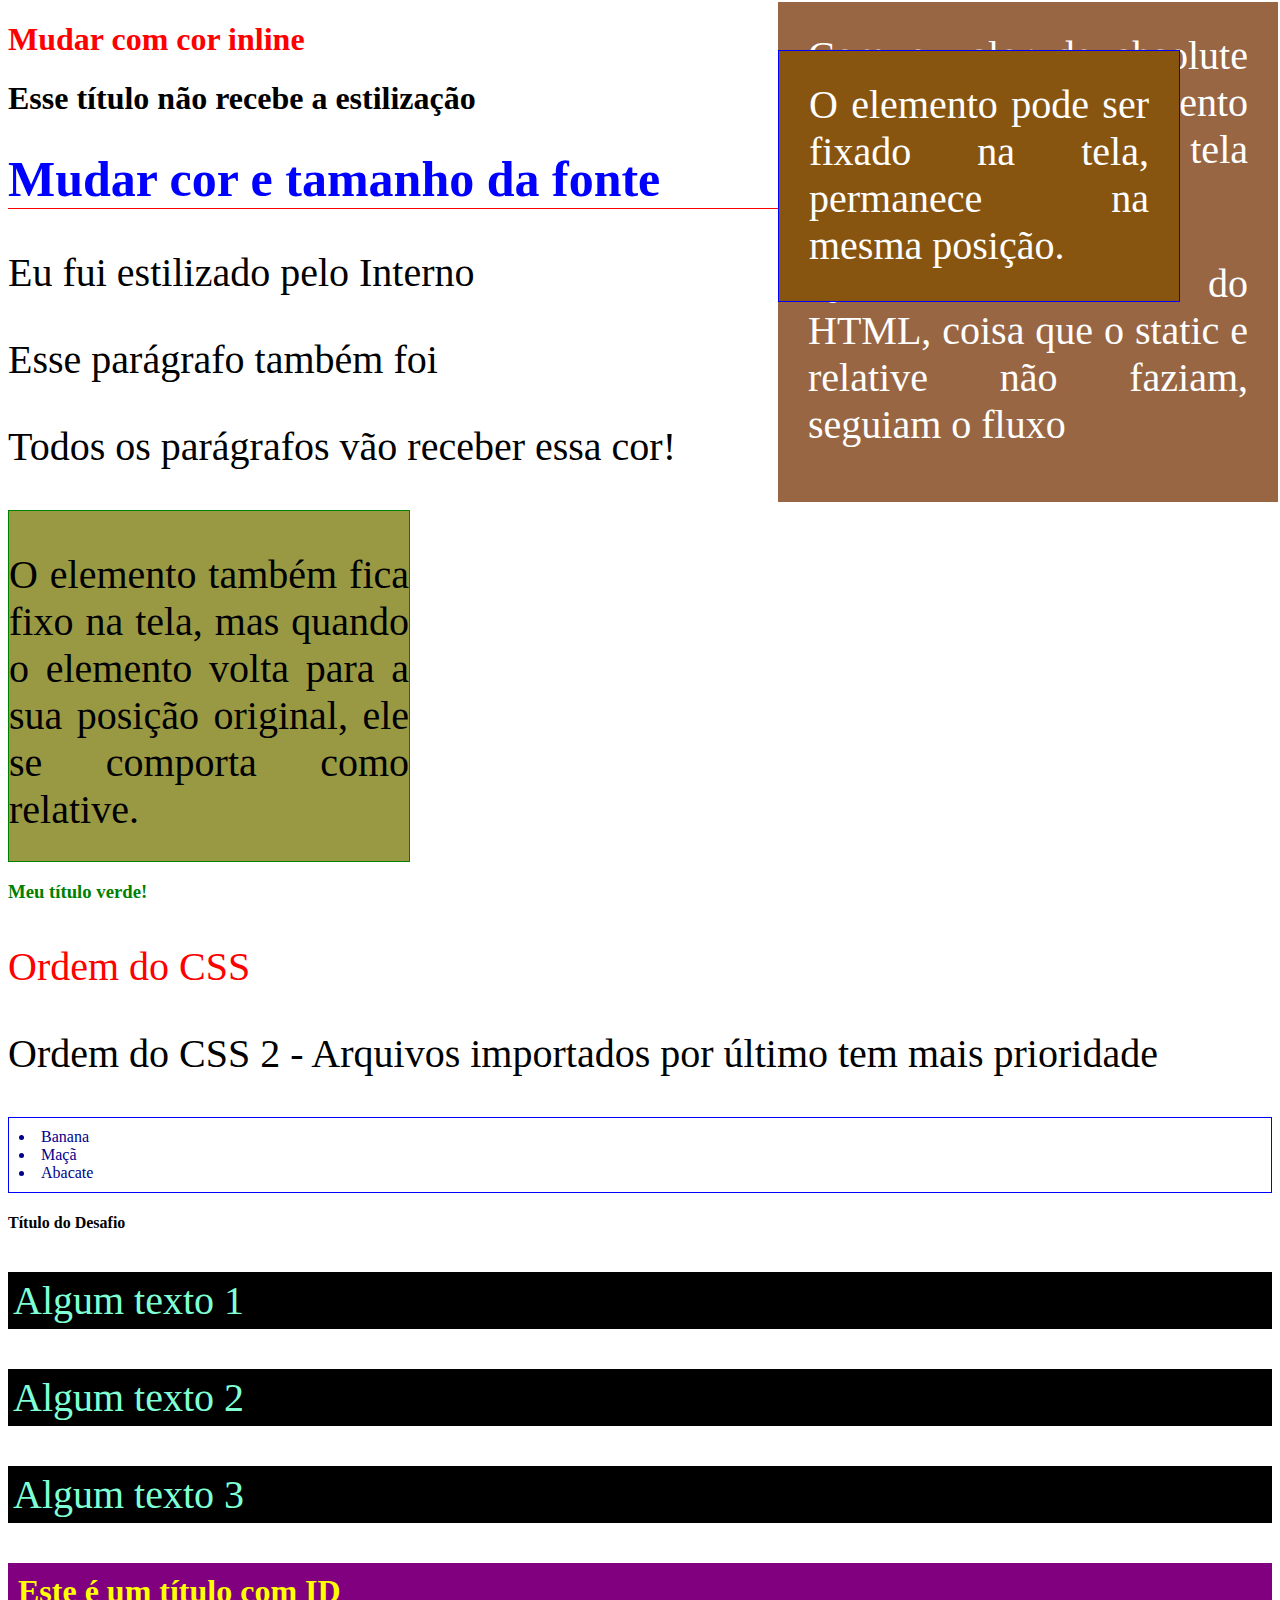
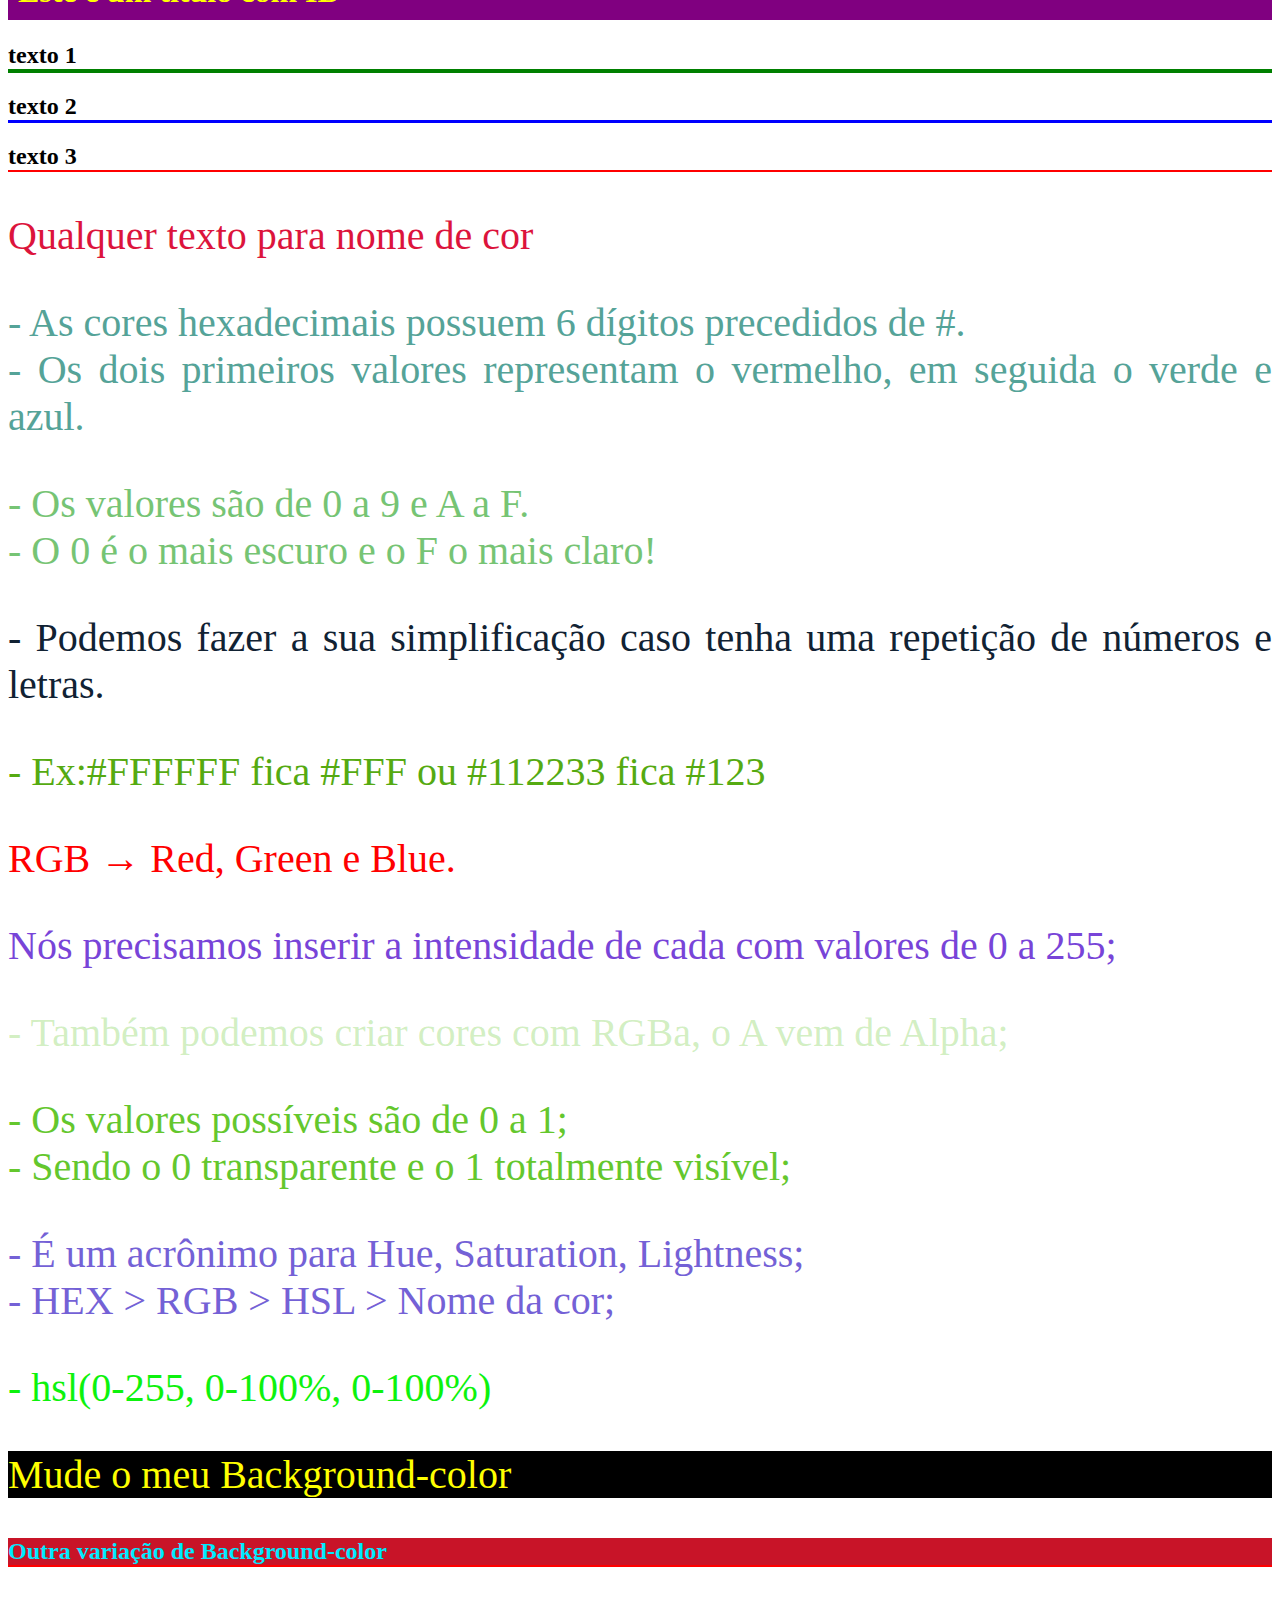
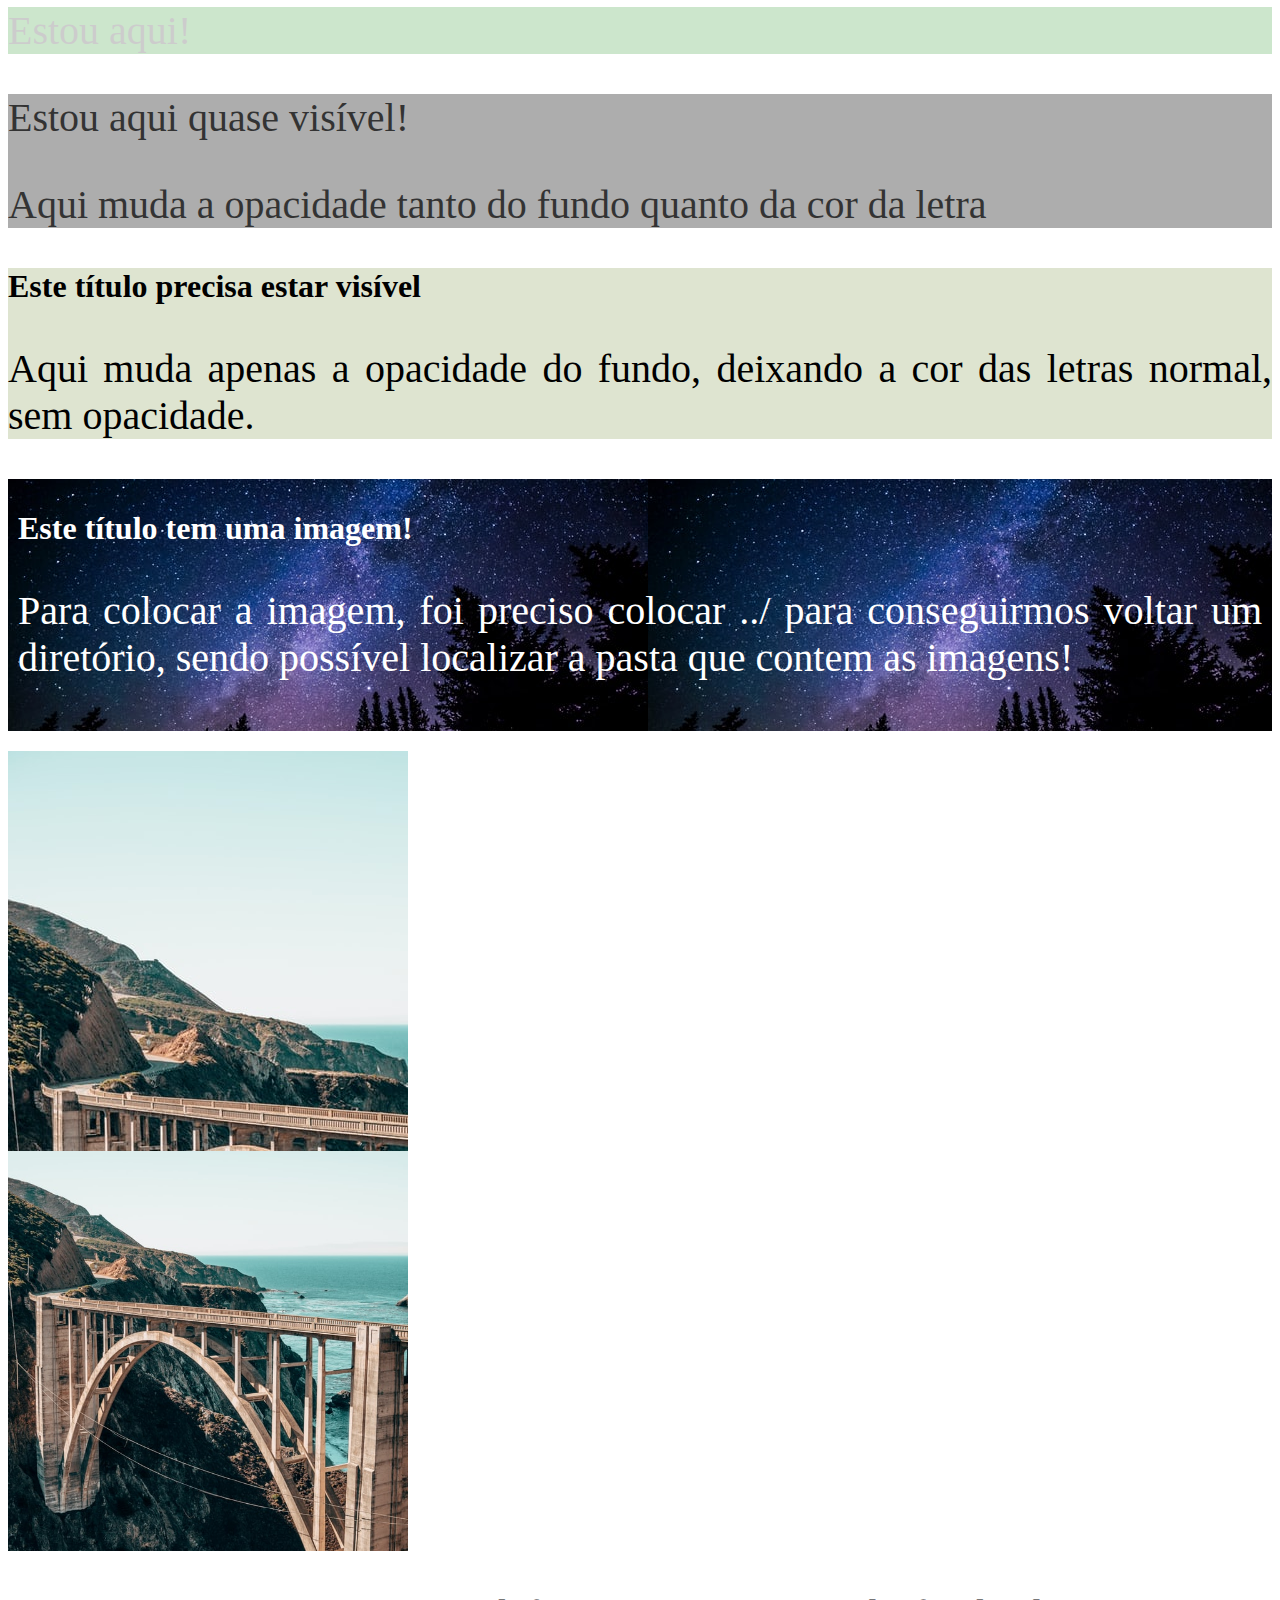
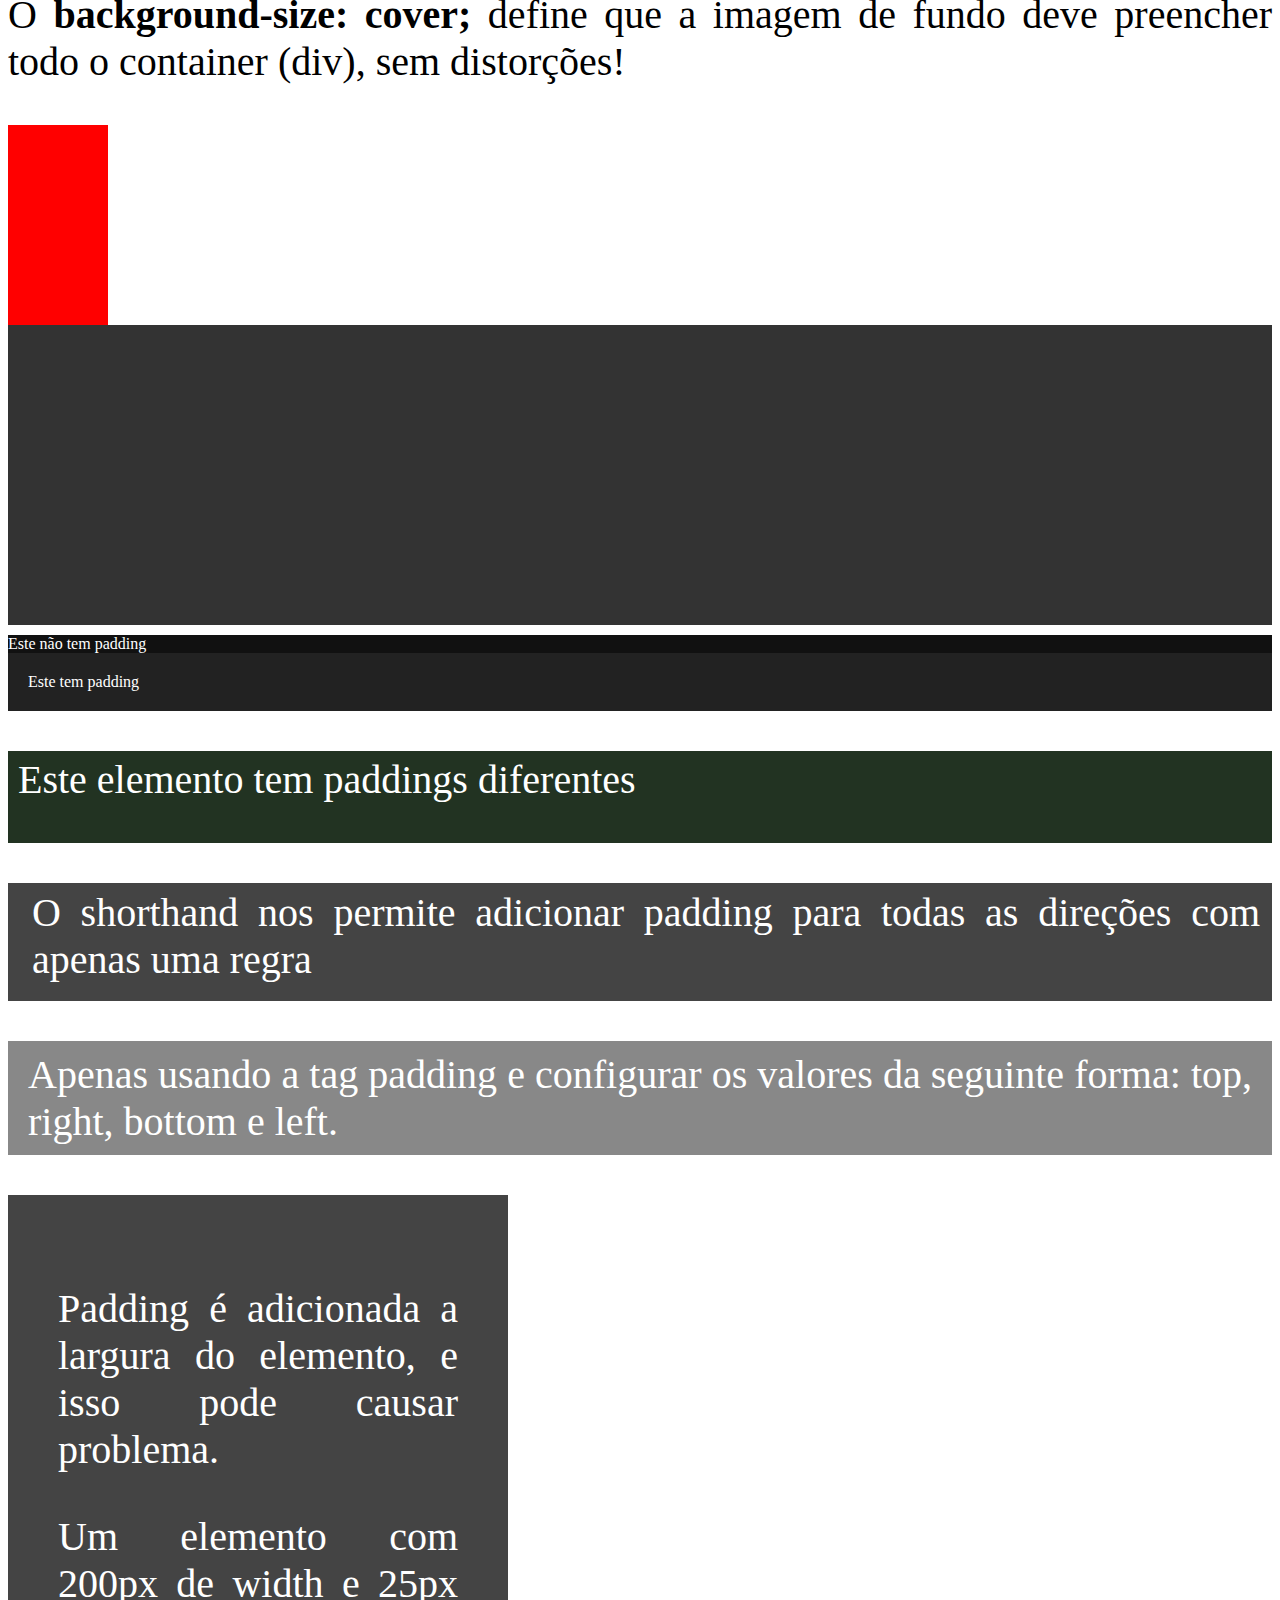
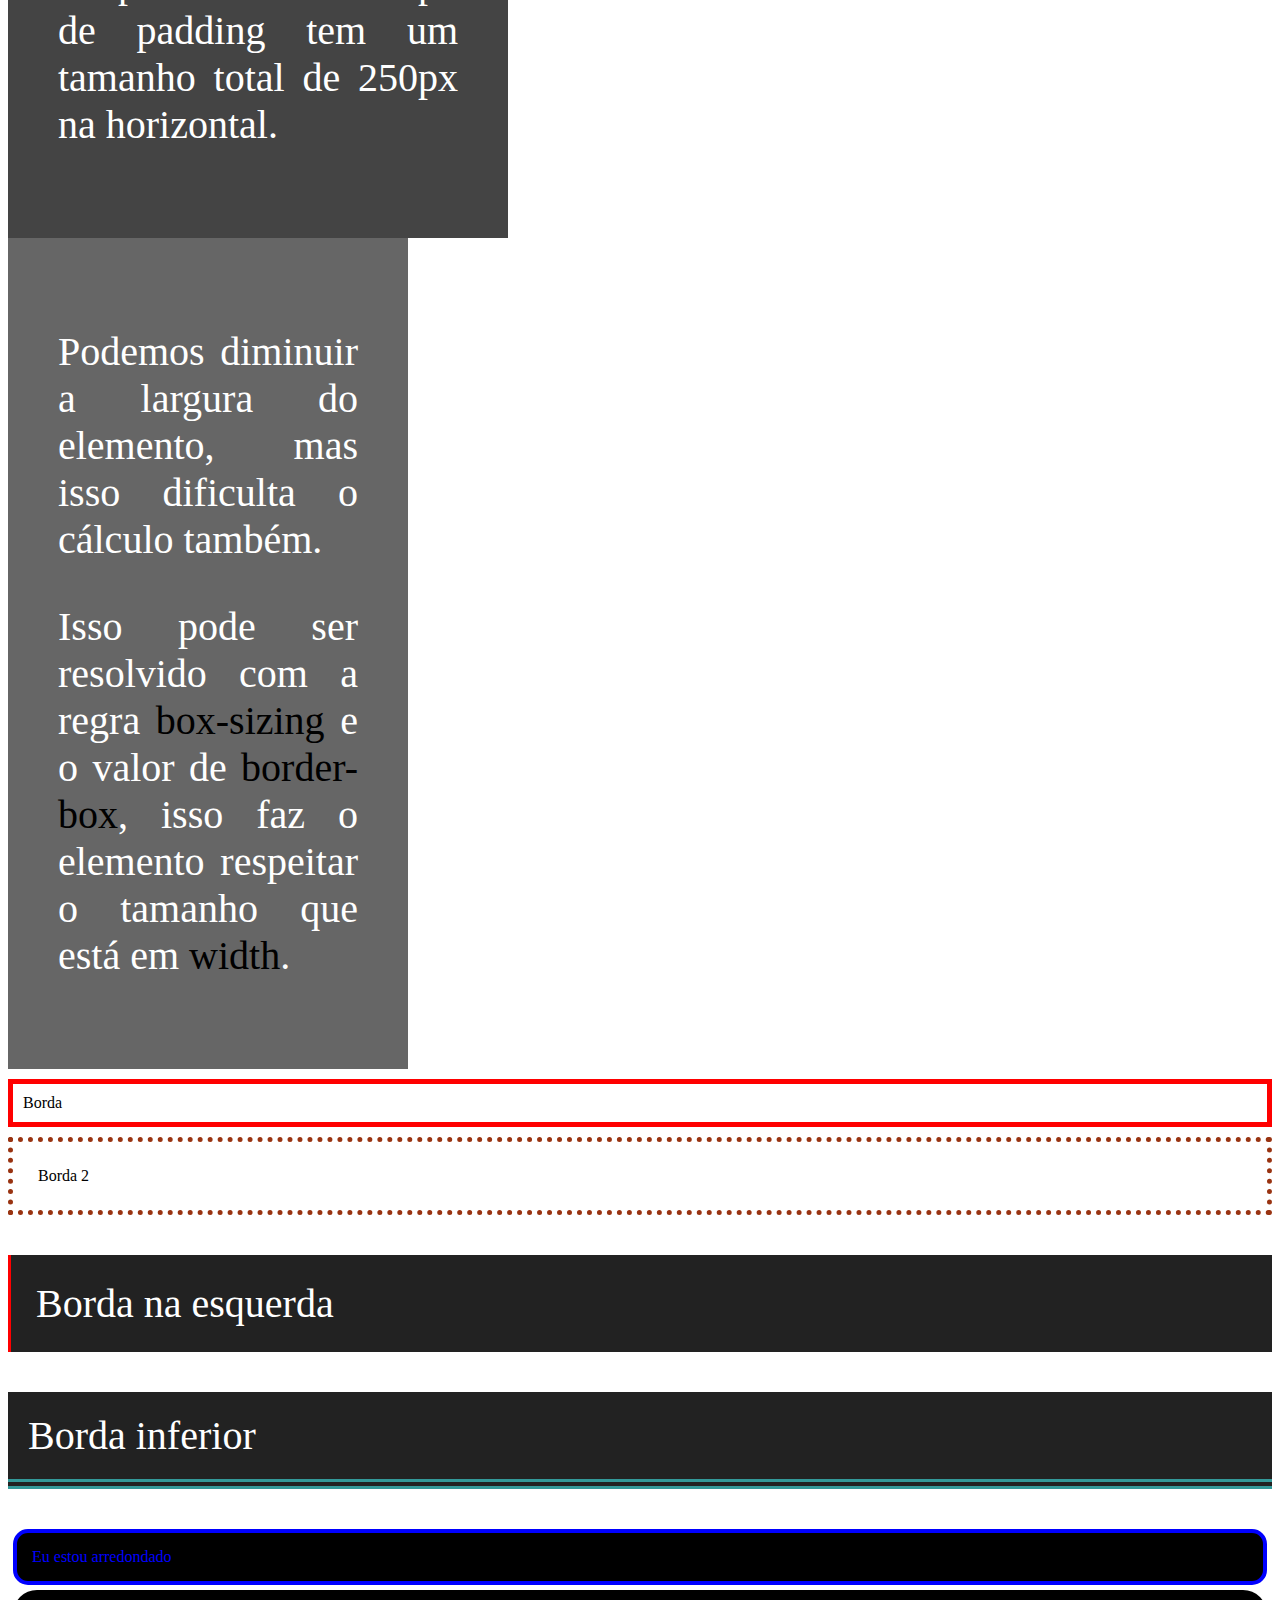
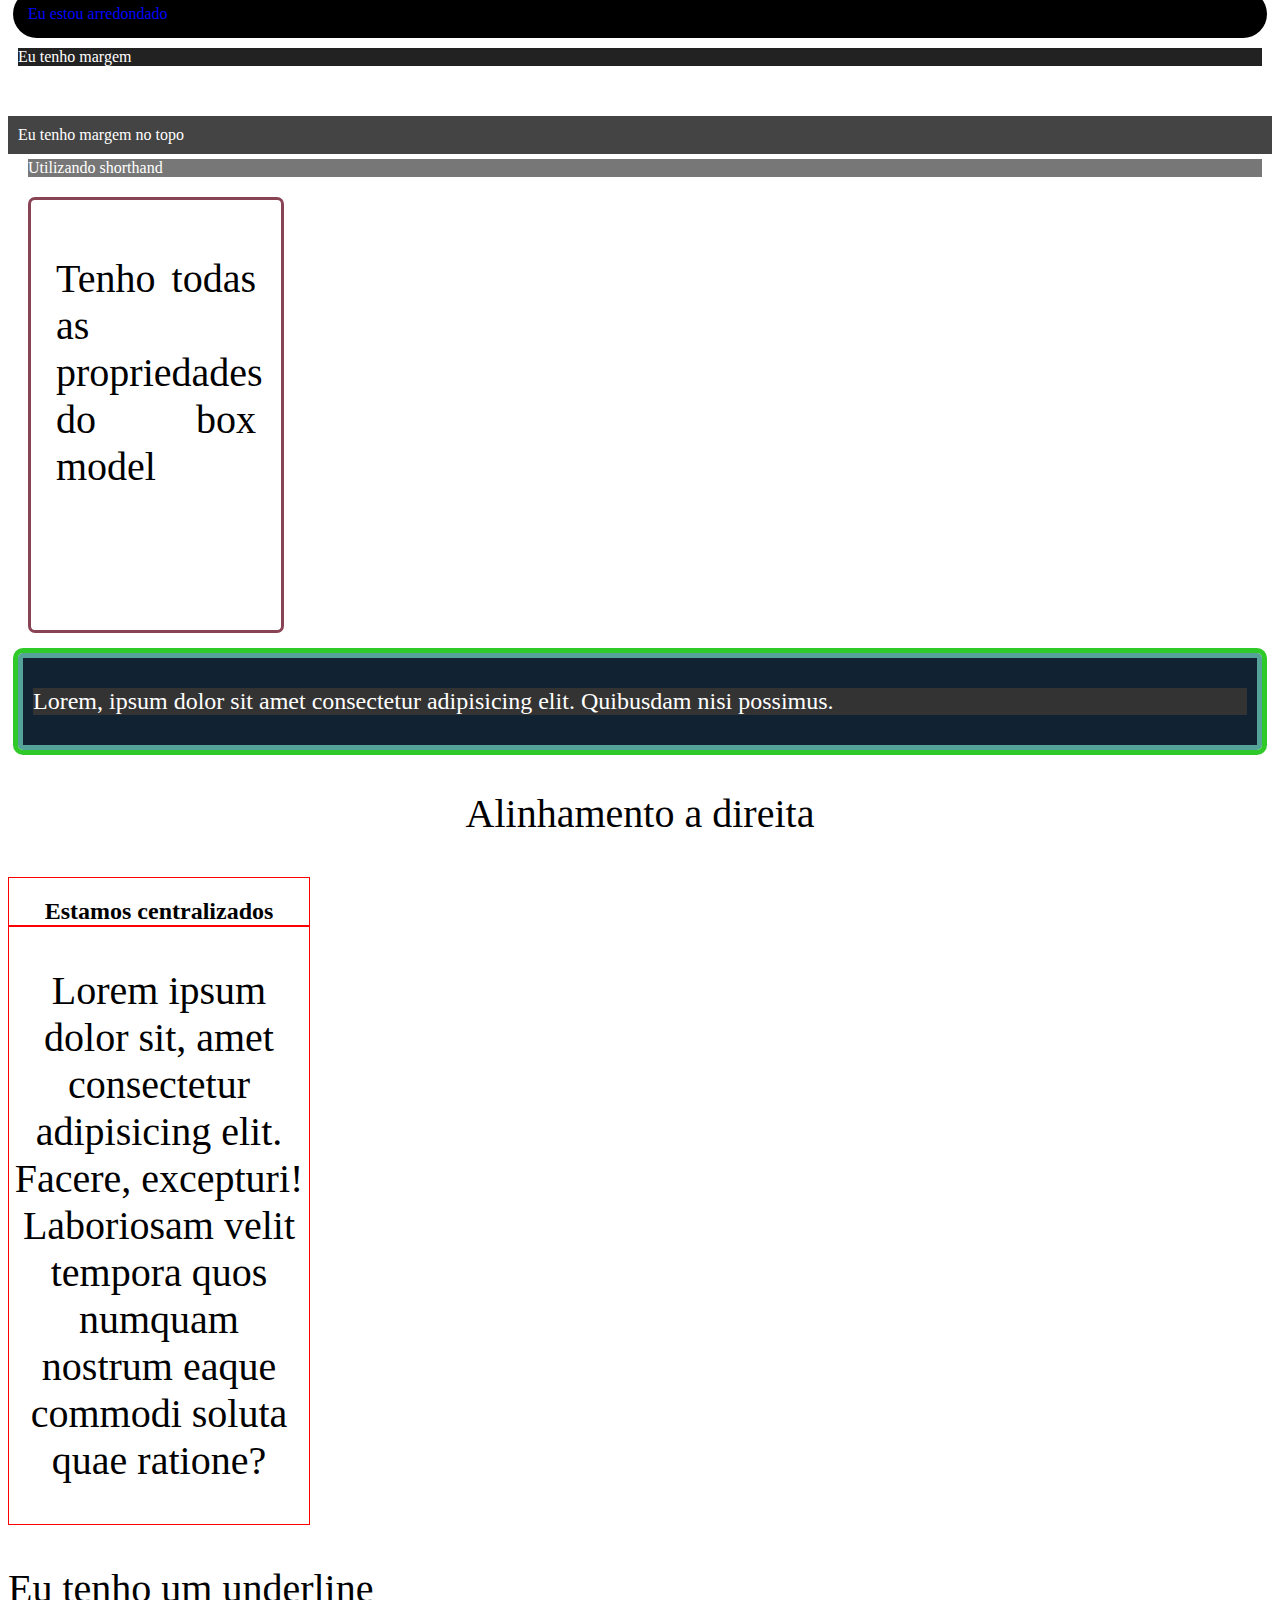
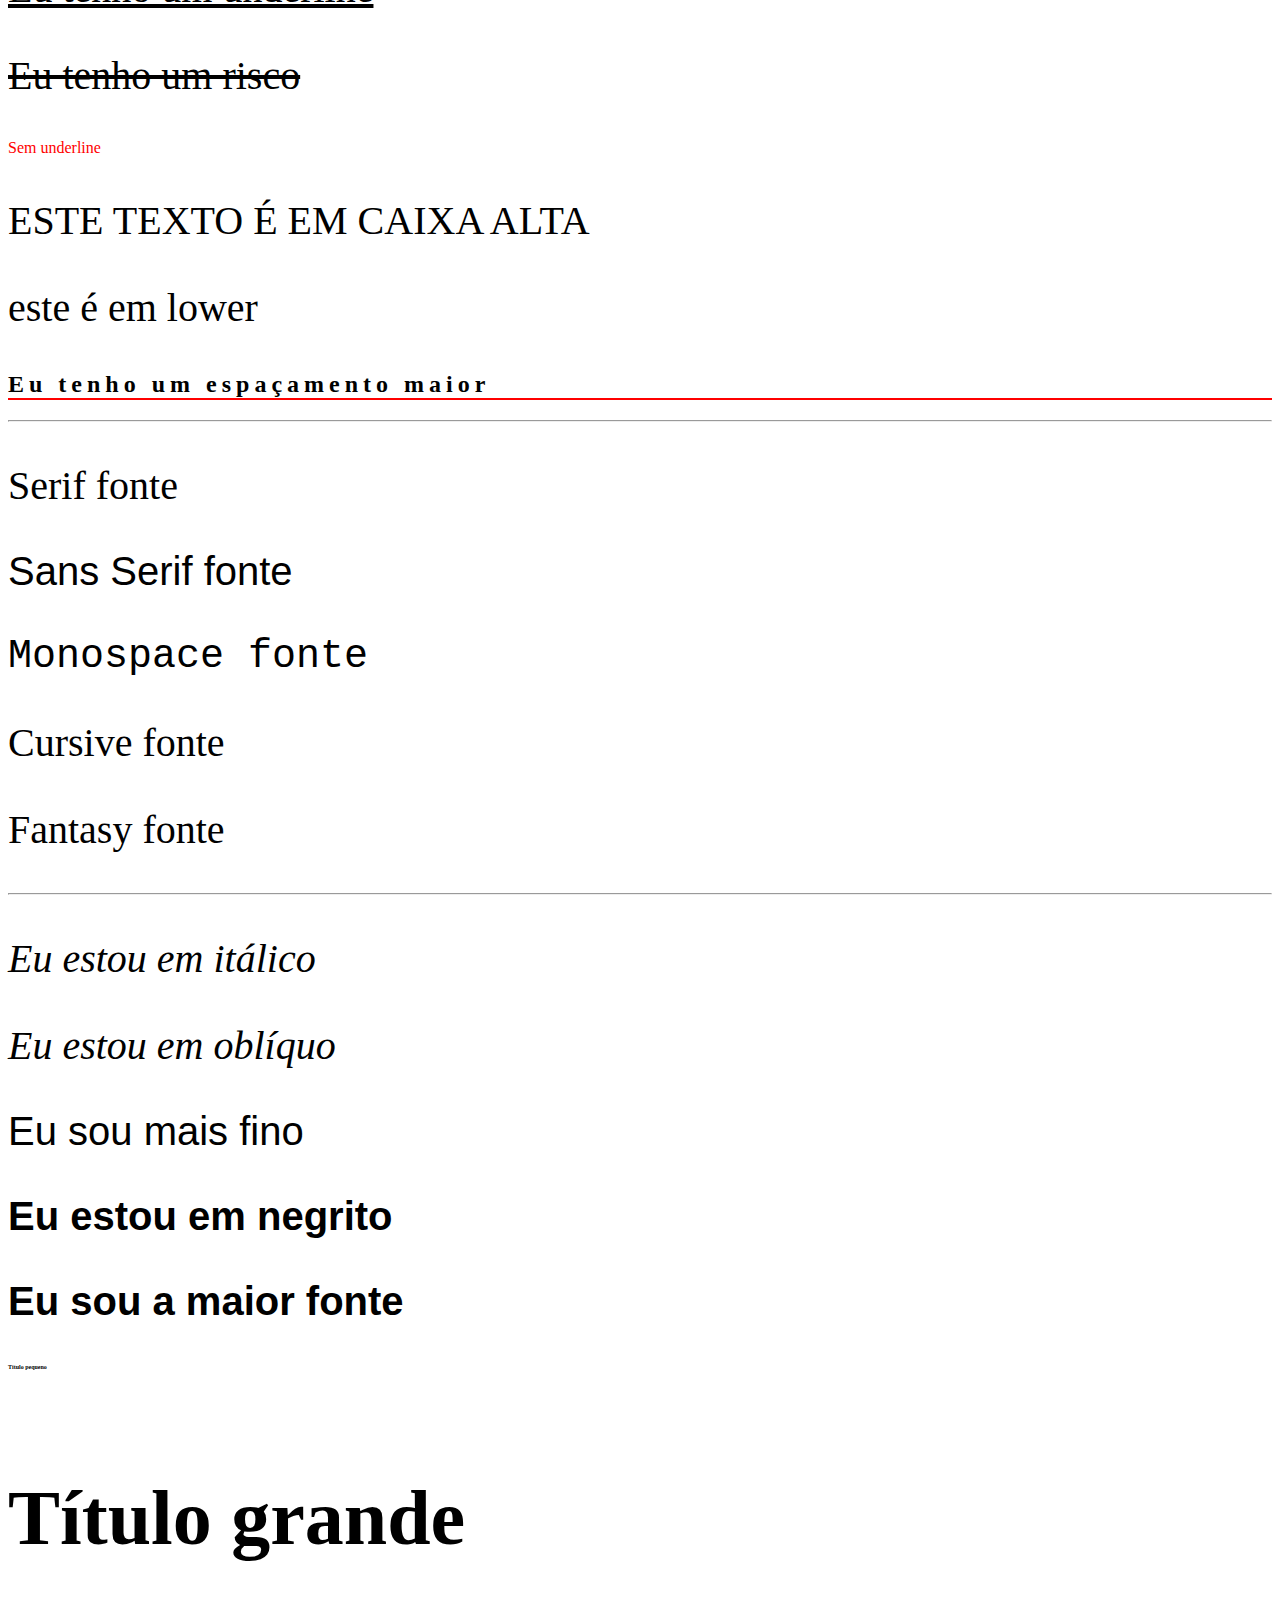
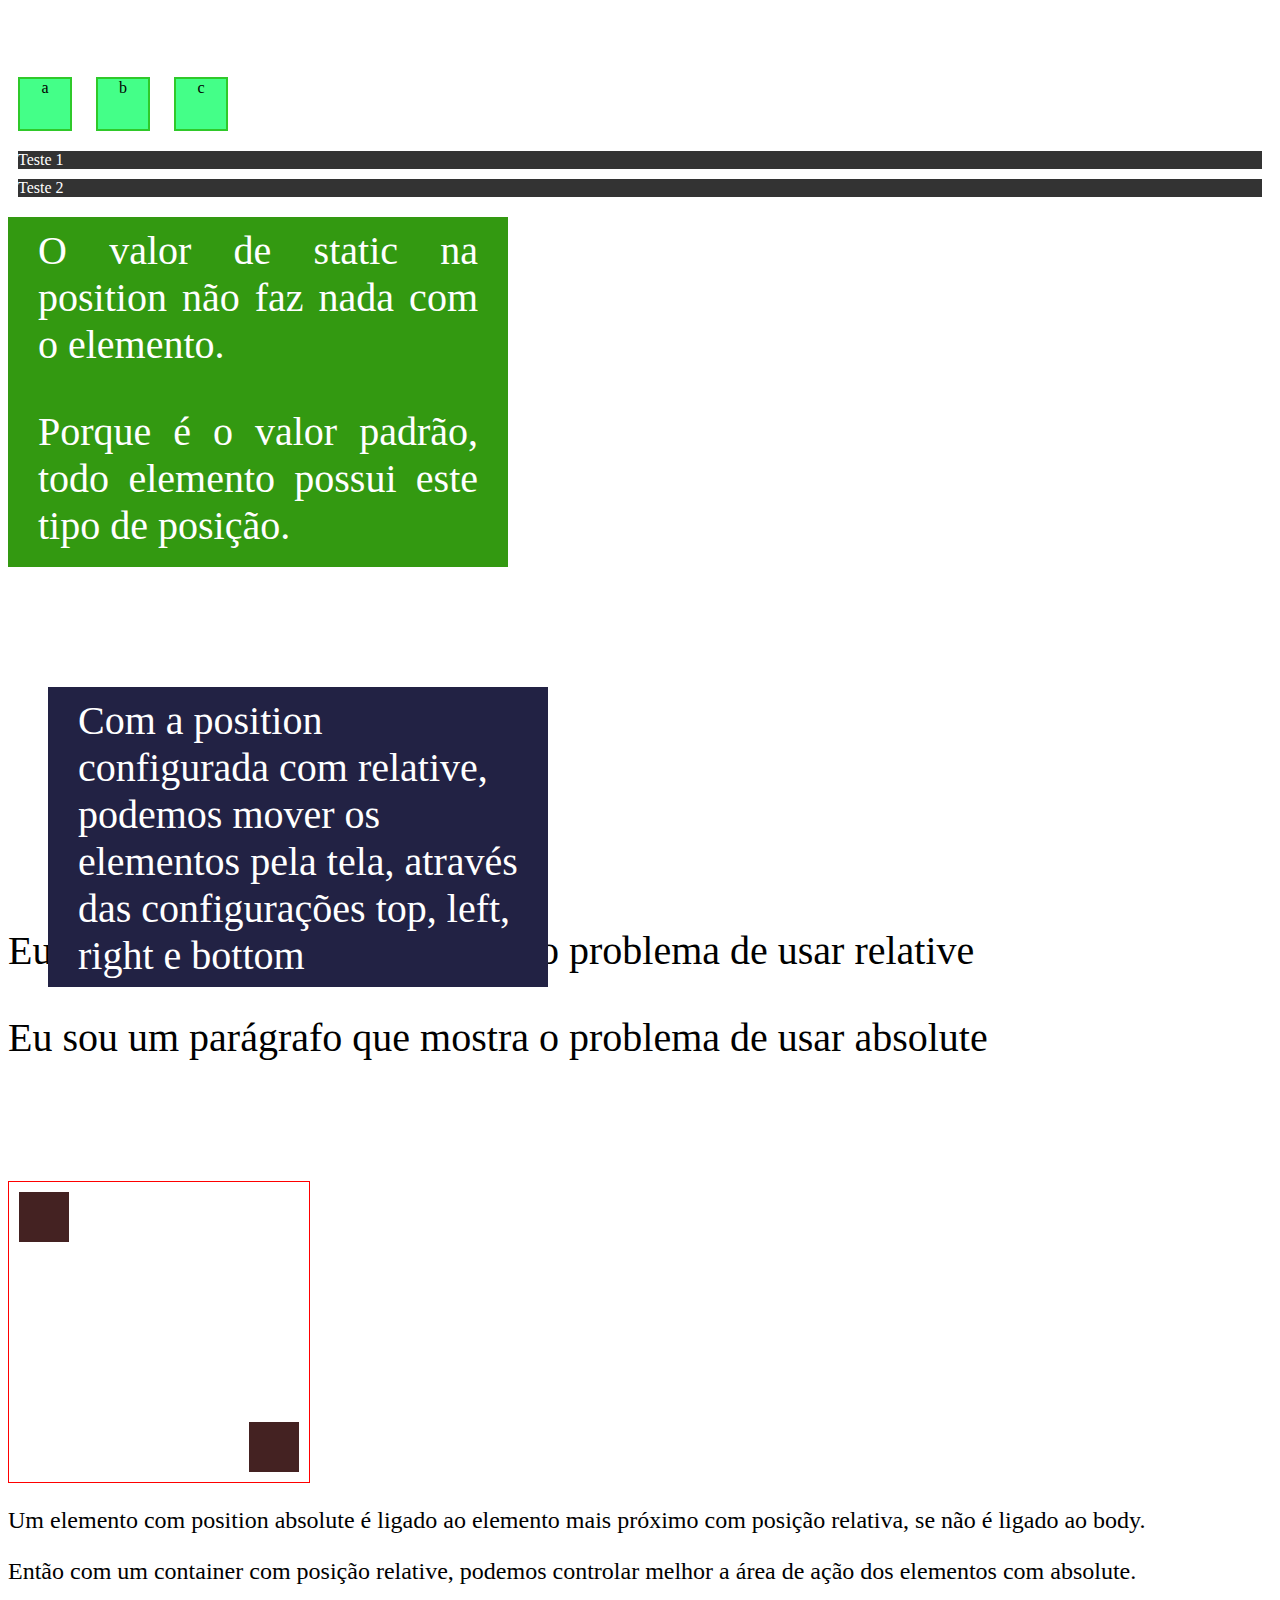
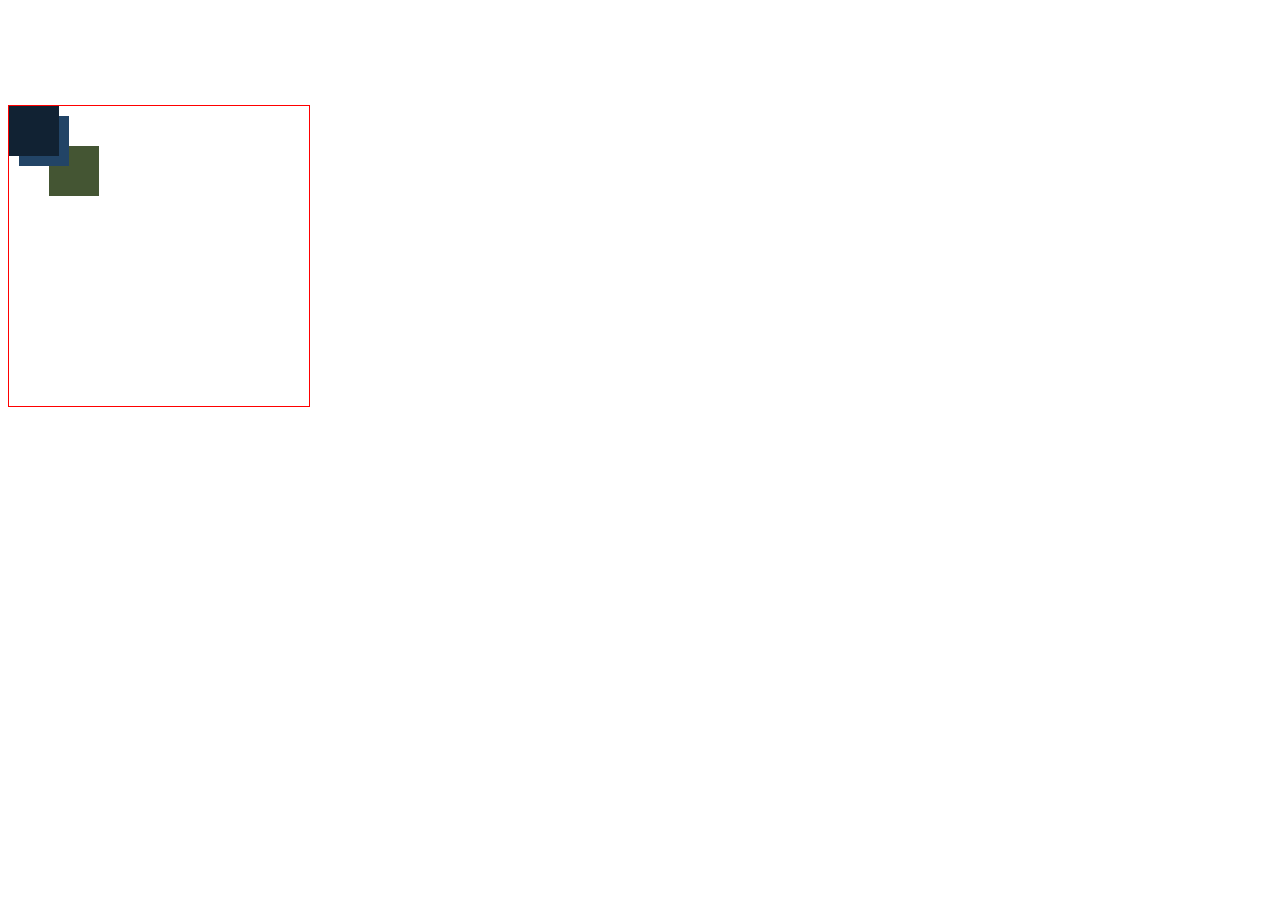
<file: Seção3_CSS/index.html>
<!DOCTYPE html>
<html lang="pt-br">
<head>
    <meta charset="UTF-8">
    <meta name="viewport" content="width=device-width, initial-scale=1.0">
    <title>CSS</title>
    <style>
        /* 3 - Estilização Interna */
        p{
            /* color: gold; */
            font-size: 40px;
            /* font-weight: bold; */
        }
    </style>
    <!-- 4 - Estilização Externa -->
    <link rel="stylesheet" href="css/style.css">
    <!-- 5 - Ordem do CSS -->
     <link rel="stylesheet" href="css/list.css">
</head>
<body>
    <!-- 1 - Estilização Inline -->
    <h1 style="color: red;">Mudar com cor inline</h1>
    <h1>Esse título não recebe a estilização</h1>

    <!-- 2 - Múltiplas Regras -->
    <h1 style="color: blue; font-size: 50px; border-bottom: 1px solid red;">Mudar cor e tamanho da fonte</h1>

    <!-- 3 - Estilização Interna -->
    <p>Eu fui estilizado pelo Interno</p>
    <p>Esse parágrafo também foi</p>
    <p>Todos os parágrafos vão receber essa cor!</p>

    <!-- 48 - Position Sticky -->
    <div class="sticky">
        <p class="p-sticky">O elemento também fica fixo na tela, mas quando o elemento volta para a sua posição original, ele se comporta como relative.</p>
    </div>

    <!-- 4 - Estilização Externa -->
    <h3>Meu título verde!</h3>

    <!-- 5 - Ordem do CSS -->
    <p style="color: red;">Ordem do CSS</p>
    <p>Ordem do CSS 2 - Arquivos importados por último tem mais prioridade</p>

    <!-- 6 - Múltiplos CSS -->
    <ul>
        <li>Banana</li>
        <li>Maçã</li>
        <li>Abacate</li>
    </ul>

    <!-- 7 - Desafio 2 -->
    <h4>Título do Desafio</h4>

    <!-- 8 - Classes -->
    <p class="paragraph">Algum texto 1</p>
    <p class="paragraph">Algum texto 2 </p>
    <p class="paragraph">Algum texto 3</p>

    <!-- 9 - IDs -->
    <h1 id="exclusive-title">Este é um título com ID</h1>

    <!-- 10 Múltiplas regras, ordem do CSS -->
    <!-- ID > CLASS > TAG -->
    <h2 id="outro-titulo" class="titulo">texto 1</h2>
    <h2 class="titulo">texto 2</h2>
    <h2>texto 3</h2>

    <!-- 11 - As cores do CSS, nome de cor -->
    <p class="color-name">Qualquer texto para nome de cor</p>

    <!-- 12 - Cor Hexadecimal -->
     <p class="hex">
        - As cores hexadecimais possuem 6 dígitos precedidos de #.<br>
        - Os dois primeiros valores representam o vermelho, em seguida o verde e azul.<br>
    </p>
    <p class="hex_2">
        - Os valores são de 0 a 9 e A a F.<br>
        - O 0 é o mais escuro e o F o mais claro!
    </p>

    <!-- 13 - Mais sobre Cor Hexadecimal -->
    <p class="simple_hex">
        - Podemos fazer a sua simplificação caso tenha uma repetição de números e letras. <br>
    </p>
    <p class="simple_hex_2">
        - Ex:#FFFFFF fica #FFF ou #112233 fica #123
    </p>

    <!-- 14 - Cor RGB -->
    <p class="rgb">
        RGB &rarr; Red, Green e Blue.
    </p>
    <p class="mixed_rgb">
        Nós precisamos inserir a intensidade de cada com valores de 0 a 255;
    </p>

    <!-- 15 - Cor RGBa -->
    <p class="rgba">
        - Também podemos criar cores com RGBa, o A vem de Alpha;
    </p>
    <p class="mixed_rgba">
        - Os valores possíveis são de 0 a 1;<br>
        - Sendo o 0 transparente e o 1 totalmente visível;
    </p>

    <!-- 16 - Cor HSL -->
    <p class="hsl">
        - É um acrônimo para Hue, Saturation, Lightness;<br>
        - HEX > RGB > HSL > Nome da cor;
    </p>
    <p class="mixed_hsl">
        - hsl(0-255, 0-100%, 0-100%)
    </p>

    <!-- 17 - Background-color -->
    <p class="bg">Mude o meu Background-color</p>
    <h2 class="bg_2">Outra variação de Background-color</h2>

    <!-- 18 - Opacidade no Background -->
    <div class="bg_opacity">
        <p>Estou aqui!</p>
    </div>

    <div class="bg_opacity_2">
        <p>Estou aqui quase visível!</p>
        <p>Aqui muda a opacidade tanto do fundo quanto da cor da letra</p>
    </div>

    <!-- 19 - RGBA com opacidade -->
    <div class="rgba_opacity">
        <h1>Este título precisa estar visível</h1>
        <p>Aqui muda apenas a opacidade do fundo, deixando a cor das letras normal, sem opacidade.</p>
    </div>

    <!-- 20 - Background Image -->
    <div class="bg_image">
        <h1>Este título tem uma imagem!</h1>
        <p>Para colocar a imagem, foi preciso colocar ../ para conseguirmos voltar um diretório, sendo possível localizar a pasta que contem as imagens! </p>
    </div>

    <!-- 21 - Centralizando uma Imagem do Background -->
    <div class="not_centered_bg"></div>
    <div class="centered_bg"></div>
    <p>O <strong>background-size: cover;</strong> define que a imagem de fundo deve preencher todo o container (div), sem distorções!</p>

    <!-- 22 - Largura e Altura -->
     <div class="height_width"></div>
     <div class="height_width_2"></div>

    <!-- 23 - Padding -->
    <div class="without_padding">Este não tem padding</div>
    <div class="padding">Este tem padding</div>

    <!-- 24 - Padding Individual -->
    <p class="padding_individual">Este elemento tem paddings diferentes</p>

    <!-- 25 - Shorthand padding -->
    <p class="shorthand_padding">O shorthand nos permite adicionar padding para todas as direções com apenas uma regra</p>
    <p class="shorthand_padding_2">Apenas usando a tag padding e configurar os valores da seguinte forma: top, right, bottom e left.</p>

    <!-- 26 - Padding com width -->
    <div class="without_border-box">
        <p>Padding é adicionada a largura do elemento, e isso pode causar problema.</p>
        <p>Um elemento com 200px de width e 25px de padding tem um tamanho total de 250px na horizontal.</p>
    </div>
    <div class="border-box">
        <p>Podemos diminuir a largura do elemento, mas isso dificulta o cálculo também.</p>
        <p>Isso pode ser resolvido com a regra <strong>box-sizing</strong> e o valor de <strong>border-box</strong>, isso faz o elemento respeitar o tamanho que está em <strong>width</strong>.</p>
    </div>

    <!-- 27 - Border -->
    <div class="border">Borda</div>
    <div class="border_2">Borda 2</div>

    <!-- 28 - Borda Individual -->
    <p class="border-left">Borda na esquerda</p>
    <p class="border-bottom">Borda inferior</p>

    <!-- 29 - Borda arredondada -->
    <div class="rounded_p">Eu estou arredondado</div>
    <div class="rounded_p_2">Eu estou arredondado</div>

    <!-- 30 - Margin -->
    <div class="margin">Eu tenho margem</div>
    <div class="margin-top">Eu tenho margem no topo</div>
    <div class="margin-shorthand">Utilizando shorthand</div>

    <!-- 31 - Box model -->
    <div class="box-model">
        <p>Tenho todas as propriedades do box model</p>
    </div>

    <!-- 32 - Desafio 3 -->
    <div class="desafio_box-model">
        <h2 id="titulo_desafio">Lorem, ipsum dolor sit amet consectetur adipisicing elit. Quibusdam nisi possimus.</h2>
    </div>

    <!-- 33 - Text alignment -->
    <p class="text-aligned">Alinhamento a direita</p>
    <div class="container-center">
        <h2>Estamos centralizados</h2>
        <p>Lorem ipsum dolor sit, amet consectetur adipisicing elit. Facere, excepturi! Laboriosam velit tempora quos numquam nostrum eaque commodi soluta quae ratione?</p>
    </div>
    
    <!-- 34 - Text decoration -->
    <p class="underline">Eu tenho um underline</p>
    <p class="line-trough">Eu tenho um risco</p>
    <a href="#" class="remove-underline">Sem underline</a>

    <!-- 35 - Transformação de texto -->
    <p class="upper">Este texto é em caixa alta</p>
    <p class="lower">ESTE É EM LOWER</p>

    <!-- 36 - Espaçamento de texto -->
    <h2 class="spacing">Eu tenho um espaçamento maior</h2>
    <hr>
    <!-- 37 - Fontes -->
    <p class="serif">Serif fonte</p>    
    <p class="sans-serif">Sans Serif fonte</p>    
    <p class="monospace">Monospace fonte</p>    
    <p class="cursive">Cursive fonte</p>    
    <p class="fantasy">Fantasy fonte</p>
    <hr>
    <!-- 38 - font style -->
    <p class="italic">Eu estou em itálico</p>
    <p class="oblique">Eu estou em oblíquo</p>

    <!-- 39 - Fonte weight -->
    <p class="thin">Eu sou mais fino</p>
    <p class="bold">Eu estou em negrito</p>
    <p class="bolder">Eu sou a maior fonte</p>

    <!-- 40 - Font size -->
    <h4 class="small">Título pequeno</h4>
    <h4 class="big">Título grande</h4>

    <!-- 41 - Display -->
    <div class="inline-box">a</div>
    <div class="inline-box">b</div>
    <div class="inline-box">c</div>
    <span class="block">Teste 1</span>
    <span class="block">Teste 2</span>

    <!-- 42 - Escondendo elementos -->
    <p class="invisible">Me encontre se puder!</p>
    <!-- Para escondermos um elemento, utlizamos a tag display com o valor none, assim ele vai "esconder" o elemento. -->

    <!-- 43 - Posição dos elementos - Static -->
    <div class="static">
        <p class="p-static">O valor de static na position não faz nada com o elemento.</p>
        <p class="p-static">Porque é o valor padrão, todo elemento possui este tipo de posição.</p>
    </div>

    <!-- 44 - Position Relative -->
    <div class="relative">
        <p class="p-relative">Com a position configurada com relative, podemos mover os elementos pela tela, através das configurações top, left, right e bottom</p>
    </div>
    <p>Eu sou um parágrafo que mostra o problema de usar relative</p>

    <!-- 45 - Position Absolute -->
    <div class="absolute">
        <p class="p-absolute">Com o valor de absolute em position, o elemento pode ser movido pela tela toda.</p>
        <p class="p-absolute">Quebrando o fluxo do HTML, coisa que o static e relative não faziam, seguiam o fluxo</p>
    </div>
    <p>Eu sou um parágrafo que mostra o problema de usar absolute</p>

    <!-- 46 - Relative com Absolute -->
    <div class="relative-container">
        <div class="absolute-1"></div>
        <div class="absolute-2"></div>
    </div>
    <p class="paragrafo-absolute">Um elemento com position absolute é ligado ao elemento mais próximo com posição relativa, se não é ligado ao body.</p>
    <p class="paragrafo-absolute">Então com um container com posição relative, podemos controlar melhor a área de ação dos elementos com absolute.</p>

    <!-- 47 - Position Sticky -->
    <div class="fixed">
        <p class="p-fixed">O elemento pode ser fixado na tela, permanece na mesma posição.</p>
    </div>

    <!-- 49 - z-index -->
    <div class="relative-container">
        <div class="absolute-3"></div>
        <div class="absolute-4"></div>
        <div class="absolute-5"></div>
    </div>
</body>
</html>
</file>
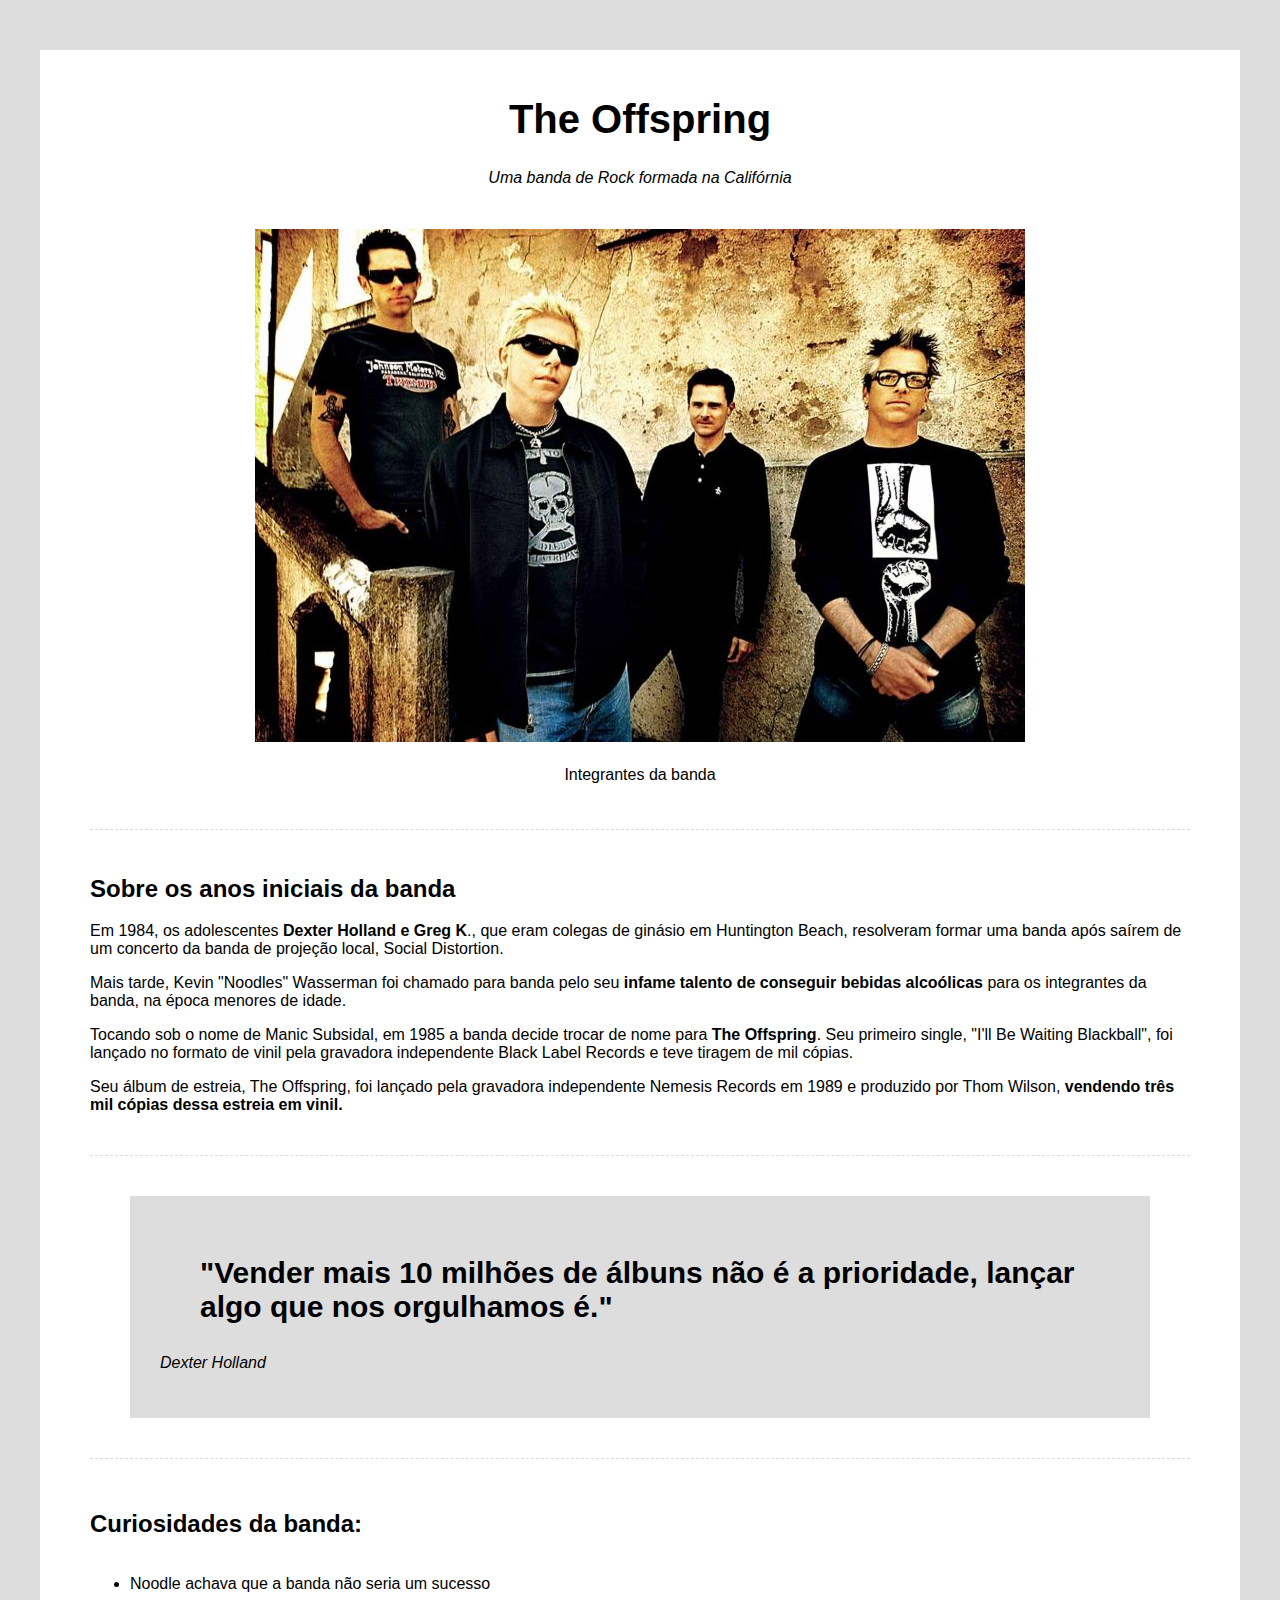
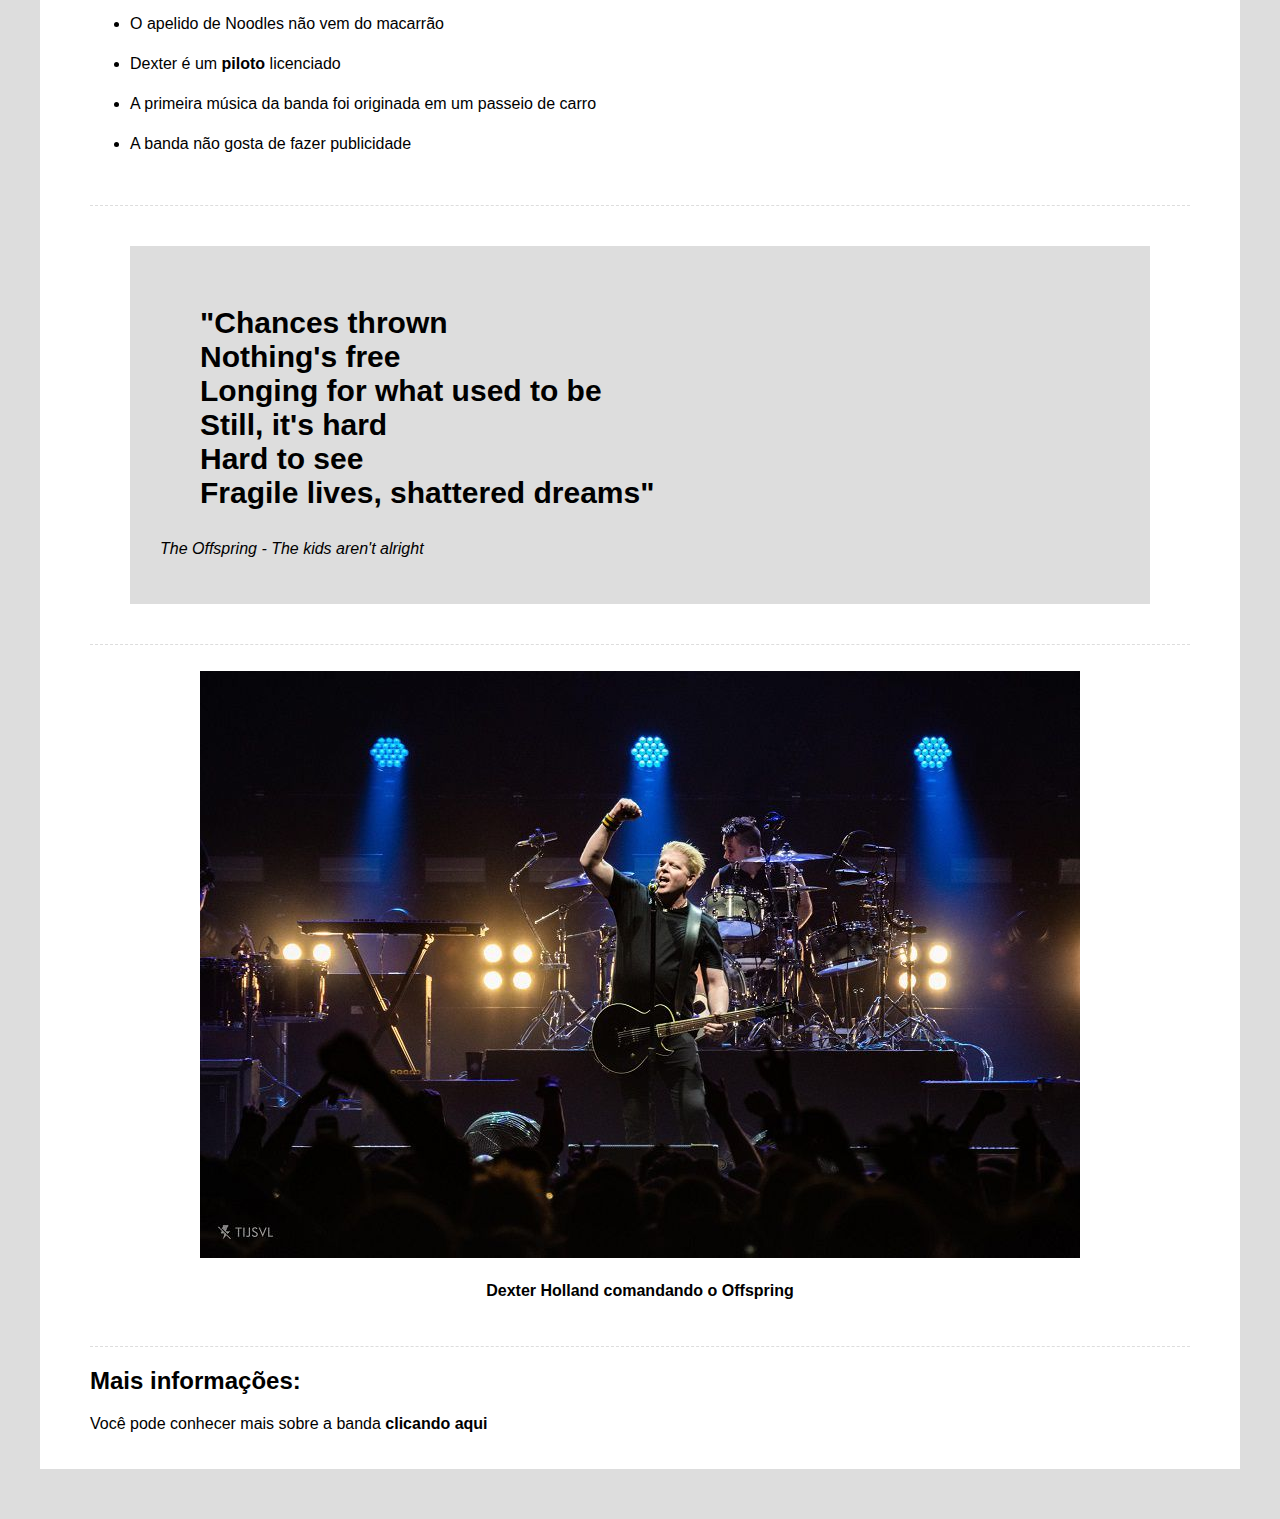
<file: Seção4_Projeto_TheOffspring/index.html>
<!DOCTYPE html>
<html lang="pt-br">
<head>
    <meta charset="UTF-8">
    <meta name="viewport" content="width=device-width, initial-scale=1.0">
    <title>Página de Tributo: The Offspring</title>
    <link rel="stylesheet" href="css/style.css">
</head>
<body>
    <div class="container">
        <!-- Cabeçalho -->
        <div class="header">
            <h1 class="main-title">The Offspring</h1>
            <p class="main-paragraph">Uma banda de Rock formada na Califórnia</p>
        </div>
        <!-- Imagem de destaque -->
        <div class="featured-image">
            <figure>
                <img src="img/offspring_1.jpg" alt="A banda The Offspring">
                <figcaption>Integrantes da banda</figcaption>
            </figure>
        </div>
        <!-- Biografia -->
        <div class="biography-container">
            <h2>Sobre os anos iniciais da banda</h2>
            <p>
                Em 1984, os adolescentes <span class="bold">Dexter Holland e Greg K</span>., que eram colegas de ginásio em Huntington Beach, resolveram formar uma banda após saírem de um concerto da banda de projeção local, Social Distortion.
            </p>
            <p>
                Mais tarde, Kevin "Noodles" Wasserman foi chamado para banda pelo seu <span class="bold">infame talento de conseguir bebidas alcoólicas</span> para os integrantes da banda, na época menores de idade.
            </p>
            <p>
                Tocando sob o nome de Manic Subsidal, em 1985 a banda decide trocar de nome para <span class="bold">The Offspring</span>. Seu primeiro single, "I'll Be Waiting Blackball", foi lançado no formato de vinil pela gravadora independente Black Label Records e teve tiragem de mil cópias.
            </p>
            <p>
                Seu álbum de estreia, The Offspring, foi lançado pela gravadora independente Nemesis Records em 1989 e produzido por Thom Wilson, <span class="bold"> vendendo três mil cópias dessa estreia em vinil.</span>
            </p>
        </div>
        <!-- Container de citação -->
        <div class="quotes-container">
            <blockquote>
                "Vender mais 10 milhões de álbuns não é a prioridade, lançar algo que nos orgulhamos é."
            </blockquote>
            <p>Dexter Holland</p>
        </div>
        <!-- Curiosidades -->
        <div class="curiosities-container">
            <h2>Curiosidades da banda:</h2>
            <ul>
                <li>Noodle achava que a banda não seria um sucesso</li>
                <li>O apelido de Noodles não vem do macarrão</li>
                <li>Dexter é um <scan class="bold">piloto</scan> licenciado</li>
                <li>A primeira música da banda foi originada em um passeio de carro</li>
                <li>A banda não gosta de fazer publicidade</li>
            </ul>
        </div>
        <!-- Segunda citação -->
        <div class="quotes-container">
            <blockquote>
                "Chances thrown <br/>
                Nothing's free <br/>
                Longing for what used to be <br/>
                Still, it's hard <br/>
                Hard to see <br/>
                Fragile lives, shattered dreams"
            </blockquote>
            <p>The Offspring - The kids aren't alright</p>
        </div>
        <!-- Segunda imagem -->
        <div class="img-bold">
            <figure>
                <img src="img/offspring_2.jpeg" alt="The Offspring em um show">
                <figcaption>Dexter Holland comandando o Offspring</figcaption>
            </figure>
        </div>
        <!-- Mais informações -->
        <div class="moreinfo-container">
            <h2>Mais informações:</h2>
            <p>Você pode conhecer mais sobre a banda <a href="https://pt.wikipedia.org/wiki/The_Offspring" target="_blank">clicando aqui</a></p>
        </div>
    </div>
</body>
</html>
</file>
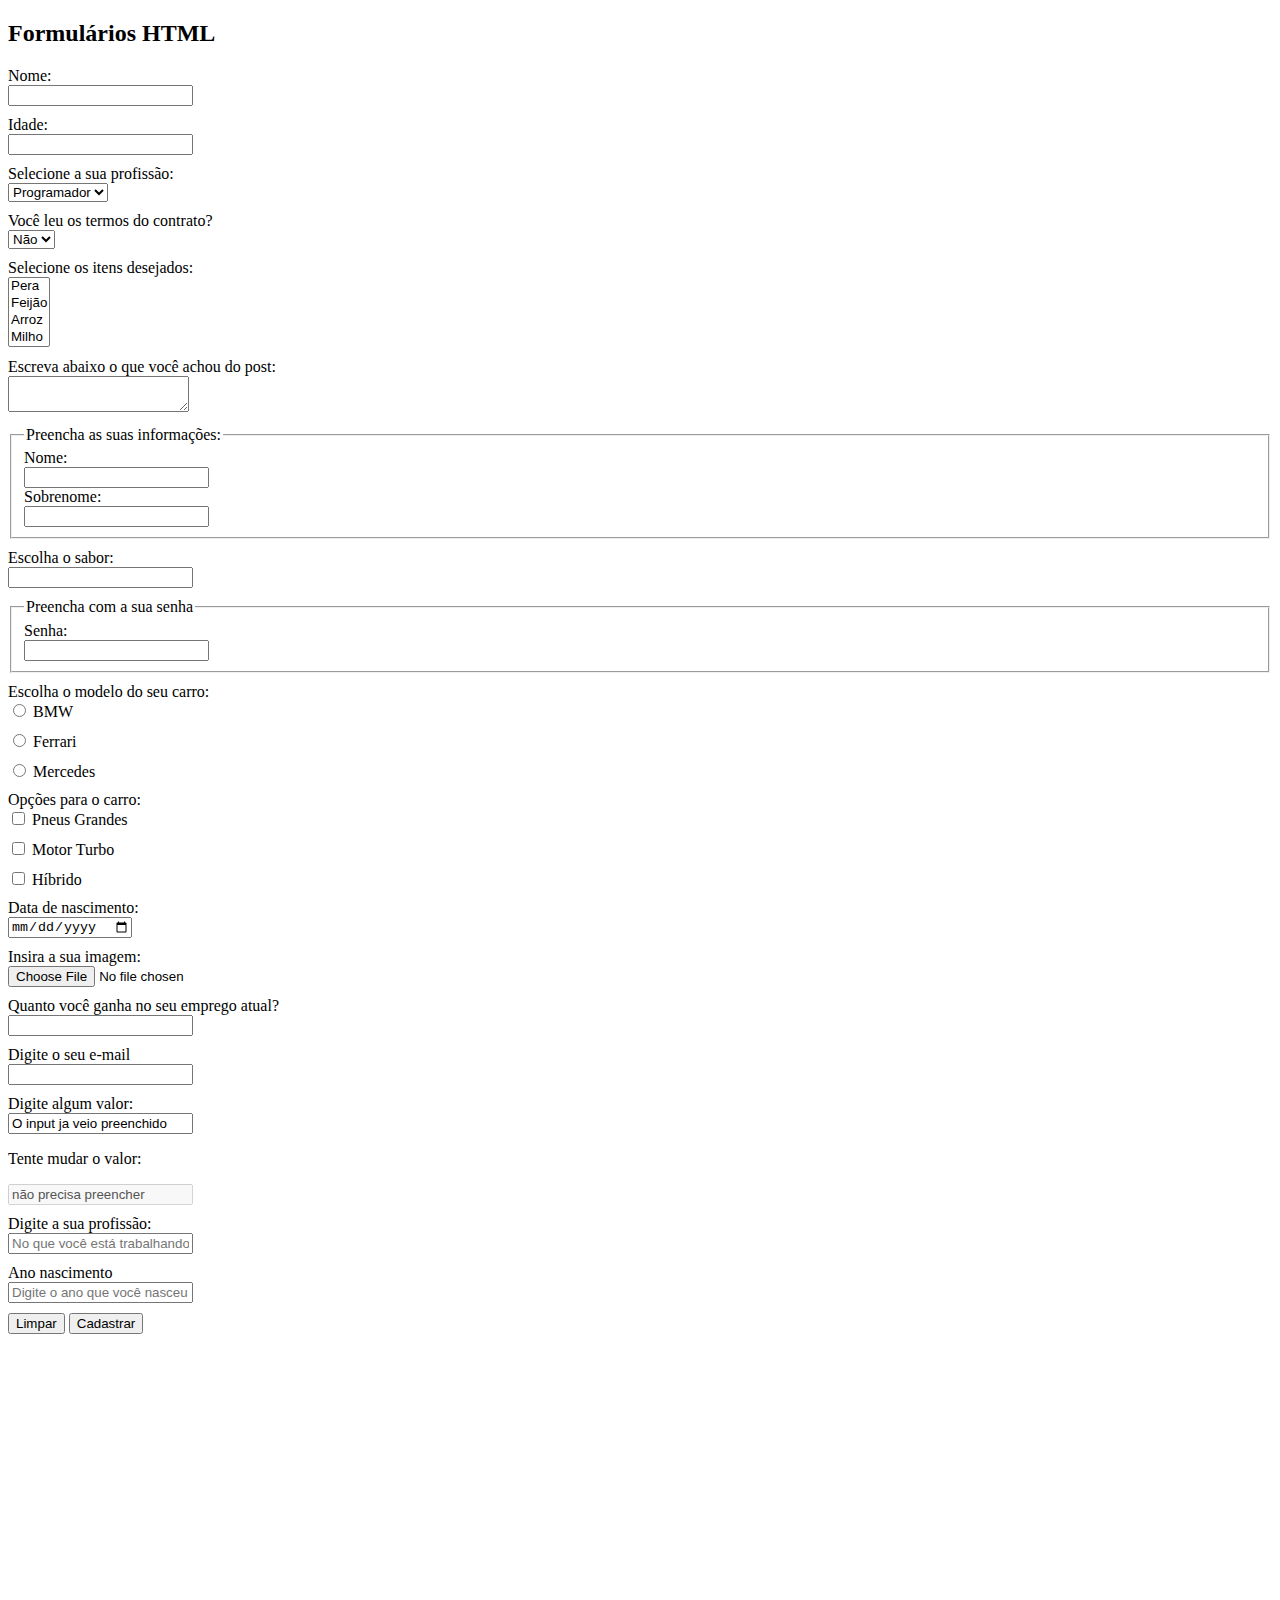
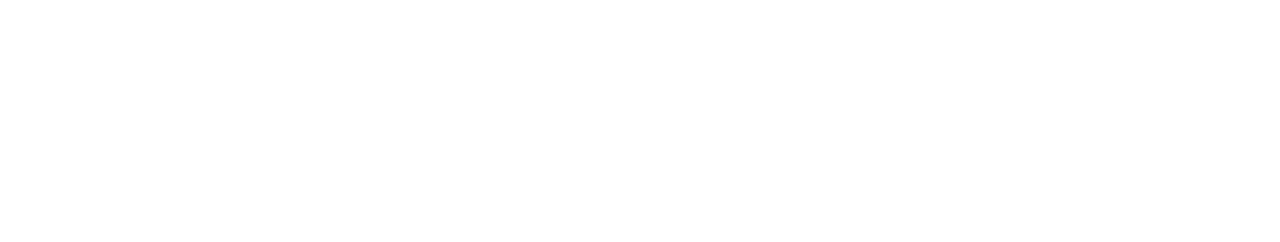
<file: Seção5_Formulario/index.html>
<!DOCTYPE html>
<html lang="pt-br">
<head>
    <meta charset="UTF-8">
    <meta name="viewport" content="width=device-width, initial-scale=1.0">
    <title>Formulários</title>
    <link rel="stylesheet" href="css/style.css">
</head>
<body>
    <h2>Formulários HTML</h2>
    <!-- 1 - Primeiro formulário -->
    <!-- 2 - Atributos do formulário -->
    <form action="register.php" method="post">
        <div> <!-- Div para fazer personalização, separar inputs diferentes -->
            <label>Nome:</label>
            <input type="text">
        </div>

        <!-- 3 - Atributo name -->
        <div>
            <!-- 4 - Atributo label -->
            <label for="age">Idade:</label>
            <input type="text" name="age">
        </div>

        <!-- 6 - Select -->
        <div>
            <label for="job">Selecione a sua profissão:</label>
            <select name="job">
                <option value="programador">Programador</option>
                <option value="tester">Tester/QA</option>
                <option value="devops">DevOps</option>
            </select>
        </div>

        <!-- 7 - Atributo selected -->
        <div>
            <label for="contract">Você leu os termos do contrato?</label>
            <select name="contract">
                <option value="sim">Sim</option>
                <option value="não" selected>Não</option>
            </select>
        </div>

        <!-- 8 - Multiplas opções -->
        <div>
            <label for="itens">Selecione os itens desejados:</label>
            <select name="itens" multiple>
                <option value="pera">Pera</option>
                <option value="feijao">Feijão</option>
                <option value="arroz">Arroz</option>
                <option value="milho">Milho</option>
            </select>
        </div>

        <!-- 9 - Elemento textarea -->
        <div>
            <label for="comentario">Escreva abaixo o que você achou do post:</label>
            <textarea name="comentario"></textarea>
        </div>

        <!-- 10 - Fieldset e legend -->
        <div>
            <fieldset>
                <legend>Preencha as suas informações:</legend>
                <label for="firstname">Nome:</label>
                <input type="text" name="firstname">
                <label for="lastname">Sobrenome:</label>
                <input type="text" name="lastname">
            </fieldset>
        </div>

        <!-- 11 - Datalist -->
        <div>
            <label for="flavor">Escolha o sabor:</label>
            <input type="text" list="flavors" name="flavor">

            <datalist id="flavors">
                <option value="Cereja"></option>
                <option value="Morango"></option>
                <option value="Abacaxi"></option>
                <option value="Chocolate"></option>
            </datalist>
        </div>

        <!-- 12 - Input password -->
        <div>
            <fieldset>
                <legend>Preencha com a sua senha</legend>
                <label for="password">Senha:</label>
                <input type="password" name="password">
            </fieldset>
        </div>

        <!-- 14 - Input radio -->
        <div>
            <label for="car_model">Escolha o modelo do seu carro:</label>
            <div class="radio">
                <input type="radio" value="bmw" name="car_model">
                <label for="bmw">BMW</label>
            </div>
            <div class="radio">
                <input type="radio" value="ferrari" name="car_model">
                <label for="ferrari">Ferrari</label>
            </div>
            <div class="radio">
                <input type="radio" value="mercedes" name="car_model">
                <label for="mercedes">Mercedes</label>
            </div>
        </div>

        <!-- 15 - Input checkbox -->
        <div>
            <label for="optionals">Opções para o carro:</label>
            <div class="radio">
                <input type="checkbox" name="optionals[]" value="big_tires">
                <label for="big_tires">Pneus Grandes</label>
            </div>
            <div class="radio">
                <input type="checkbox" name="optionals[]" value="turbo_engine">
                <label for="turbo_engine">Motor Turbo</label>
            </div>
            <div class="radio">
                <input type="checkbox" name="optionals[]" value="hybrid">
                <label for="hybrid">Híbrido</label>
            </div>
        </div>

        <!-- 16 - Datas -->
        <div>
            <label for="birthday">Data de nascimento:</label>
            <input type="date" name="birthday">
        </div>

        <!-- 17 - arquivos -->
        <div>
            <label for="image">Insira a sua imagem:</label>
            <input type="file" name="image">
        </div>

        <!-- 18 - Input number -->
        <div>
            <label for="salary">Quanto você ganha no seu emprego atual?</label>
            <input type="number" name="salary">
        </div>

        <!-- 19 - Input e-mail -->
        <div>
            <label for="email">Digite o seu e-mail</label>
            <input type="email" name="email">
        </div>

        <!-- 20 - value -->
        <div>
            <label for="value">Digite algum valor:</label>
            <input type="text" value="O input ja veio preenchido" name="value">
        </div>

        <!-- 21 - disabled -->
        <div>
            <p>Tente mudar o valor:</p>
            <input type="text" value="não precisa preencher" disabled>
        </div>

        <!-- 22 - placeholder / dicas para o usuário -->
        <div>
            <label for="currentjob">Digite a sua profissão:</label>
            <input type="text" name="currentjob" placeholder="No que você está trabalhando agora?">
        </div>

        <!-- 23 - required / te obriga a preencher -->
        <div>
            <label for="birthyear">Ano nascimento</label>
            <input type="text" name="birthyear" placeholder="Digite o ano que você nasceu" required>
        </div>

        <!-- 13 - Reiniciando o form -->
        <input type="reset" value="Limpar">

        <!-- 5 - Envio de form -->
        <input type="submit" value="Cadastrar">
    </form>
</body>
</html>
</file>
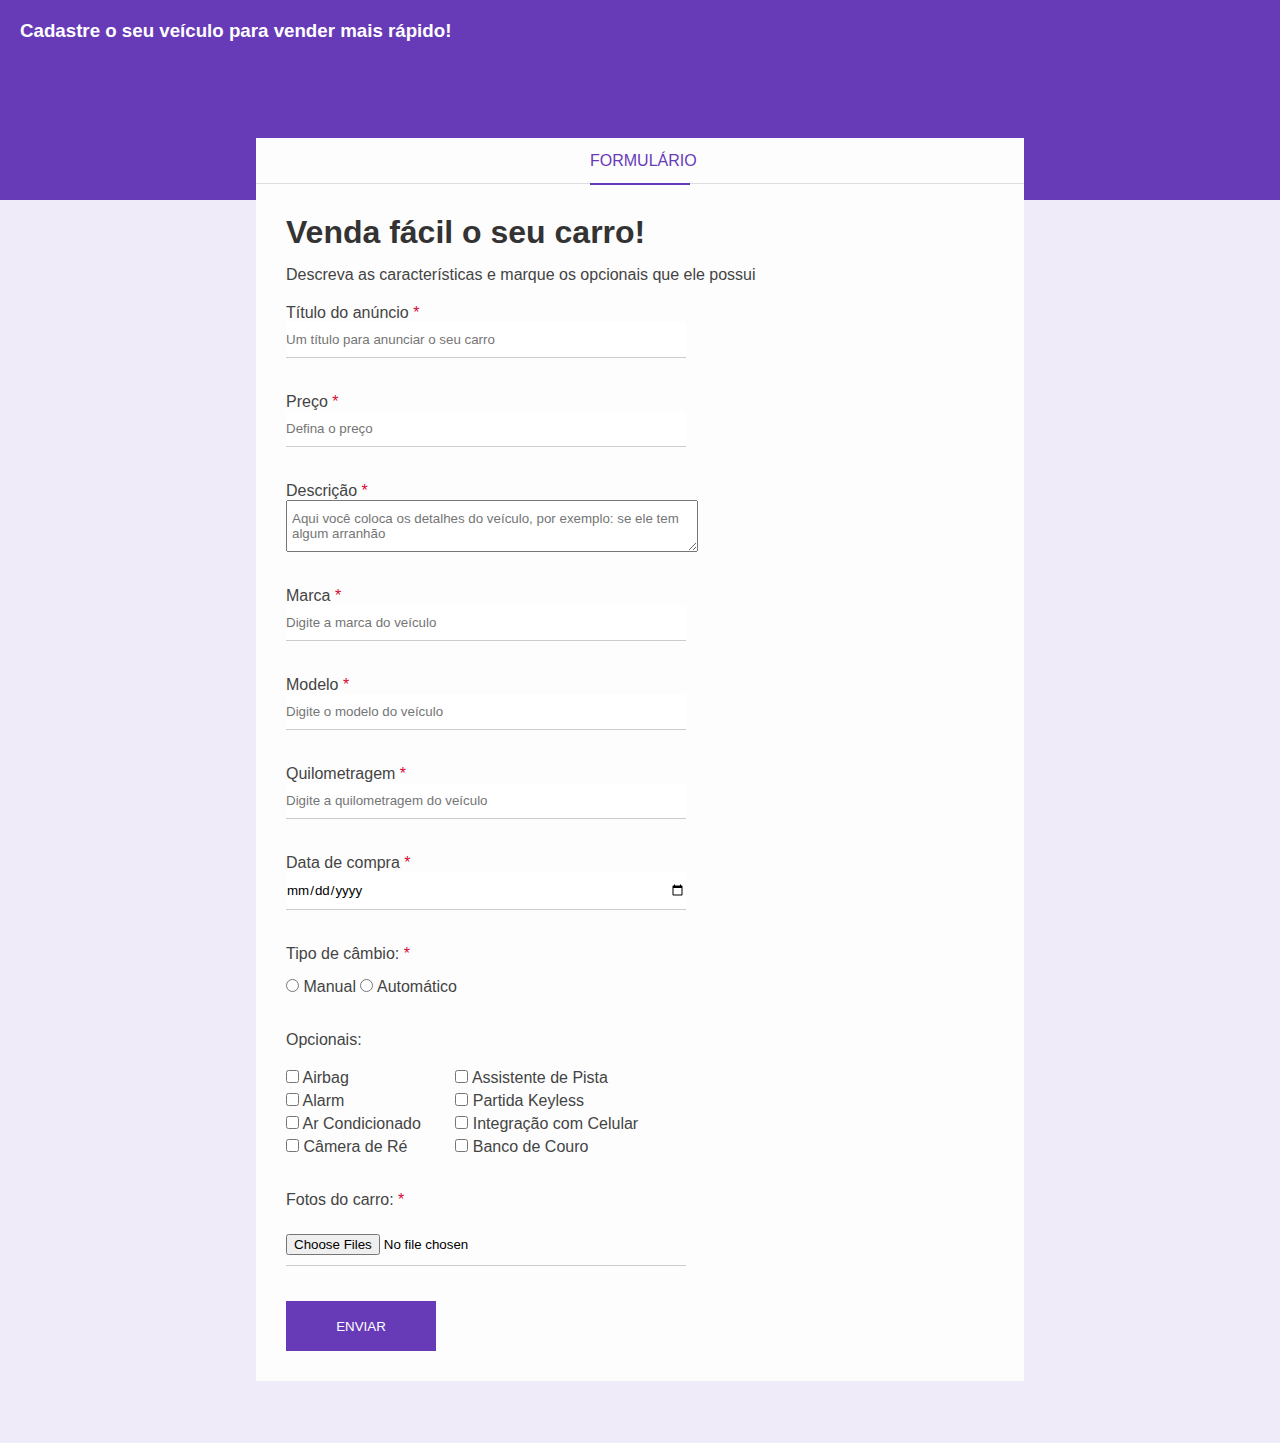
<file: Seção6_Form_Project/index.html>
<!DOCTYPE html>
<html lang="pt-br">
<head>
    <meta charset="UTF-8">
    <meta name="viewport" content="width=device-width, initial-scale=1.0">
    <title>Venda seu carro</title>
    <link rel="stylesheet" href="css/style.css">
</head>
<body>
    <div class="container">
        <div class="header">
            <h3>Cadastre o seu veículo para vender mais rápido!</h3>
        </div>
        <div class="form-container">
            <div class="form-header">
                <p>Formulário</p>
            </div>
            <div class="form-body">
                <h1 class="form-title">Venda fácil o seu carro!</h1>
                <p>Descreva as características e marque os opcionais que ele possui</p>
                <form>
                    <div class="box-input">
                        <label for="title">Título do anúncio <span class="required-field">*</span></label>
                        <input
                            type="text"
                            name="title"
                            id="title"
                            class="block"
                            placeholder="Um título para anunciar o seu carro"
                            minlength="1"
                            maxlength="30"
                            required
                        > <!-- O minlength obriga no mínimo 1 caractere -->
                    </div>
                    <div class="box-input">
                        <label for="price">Preço <span class="required-field">*</span></label>
                        <input
                            type="number"
                            name="price"
                            id="price"
                            class="block"
                            placeholder="Defina o preço"
                            required
                        >
                    </div>
                    <div class="box-input">
                        <label for="description"
                          >Descrição <span class="required-field">*</span></label
                        >
                        <textarea
                          name="description"
                          id="description"
                          class="block"
                          placeholder="Aqui você coloca os detalhes do veículo, por exemplo: se ele tem algum arranhão"
                        ></textarea>
                      </div>
                    <div class="box-input">
                        <label for="brand">Marca <span class="required-field">*</span></label>
                        <input
                            type="text"
                            name="brand"
                            id="brand"
                            class="block"
                            placeholder="Digite a marca do veículo"
                            required
                        >
                    </div>
                    <div class="box-input">
                        <label for="model">Modelo <span class="required-field">*</span></label>
                        <input
                            type="text"
                            name="model"
                            id="model"
                            class="block"
                            placeholder="Digite o modelo do veículo"
                            required
                        >
                    </div>
                    <div class="box-input">
                        <label for="mileage">Quilometragem <span class="required-field">*</span></label>
                        <input
                            type="number"
                            name="mileage"
                            id="mileage"
                            class="block"
                            placeholder="Digite a quilometragem do veículo"
                            required
                        >
                    </div>
                    <div class="box-input">
                        <label for="purchase_date">Data de compra <span class="required-field">*</span></label>
                        <input
                            type="date"
                            name="purchase_date"
                            id="purchase_date"
                            class="block"
                            required
                        >
                    </div>
                    <div class="box-input">
                        <p>Tipo de câmbio: <span class="required-field">*</span></p>
                        <input type="radio" name="gear" id="manual">
                        <label for="manual">Manual</label>
                        <input type="radio" name="gear" id="manual">
                        <label for="auto">Automático</label>
                    </div>
                    <div class="optional-box">
                        <p>Opcionais:</p>
                        <ul class="optional-list">
                            <li>
                                <input 
                                    type="checkbox" 
                                    name="optional[]" 
                                    id="airbag" 
                                    value="airbag"
                                >
                                <label for="airbag">Airbag</label>
                            </li>
                            <li>
                                <input 
                                    type="checkbox" 
                                    name="optional[]" 
                                    id="alarm" 
                                    value="alarm"
                                >
                                <label for="alarm">Alarm</label>
                            </li>
                            <li>
                                <input 
                                    type="checkbox" 
                                    name="optional[]" 
                                    id="ac" 
                                    value="ac"
                                >
                                <label for="ac">Ar Condicionado</label>
                            </li>
                            <li>
                                <input 
                                    type="checkbox" 
                                    name="optional[]" 
                                    id="reverse_camera" 
                                    value="reverse_camera"
                                >
                                <label for="reverse_camera">Câmera de Ré</label>
                            </li>
                        </ul>
                    </div>
                    <div class="optional-box">
                        <ul class="optional-list">
                            <li>
                                <input 
                                    type="checkbox" 
                                    name="optional[]" 
                                    id="lane_assist" 
                                    value="lane_assist"
                                >
                                <label for="lane_assist">Assistente de Pista</label>
                            </li>
                            <li>
                                <input 
                                    type="checkbox" 
                                    name="optional[]" 
                                    id="keyless" 
                                    value="keyless"
                                >
                                <label for="keyless">Partida Keyless</label>
                            </li>
                            <li>
                                <input 
                                    type="checkbox" 
                                    name="optional[]" 
                                    id="smartphone" 
                                    value="smartphone"
                                >
                                <label for="smartphone">Integração com Celular</label>
                            </li>
                            <li>
                                <input 
                                    type="checkbox" 
                                    name="optional[]" 
                                    id="leather_seat" 
                                    value="leather_seat"
                                >
                                <label for="leather_seat">Banco de Couro</label>
                            </li>
                        </ul>
                    </div>
                    <div class="box-input">
                        <p>Fotos do carro: <span class="required-field">*</span></p>
                        <input 
                            type="file" 
                            multiple 
                            accept="image/png, image/jpg"
                            id="images"
                            name="images"
                            required
                        >
                    </div>
                    <input type="submit" value="Enviar" class="btn-submit">
                </form>
            </div>
        </div>
    </div>
</body>
</html>
</file>
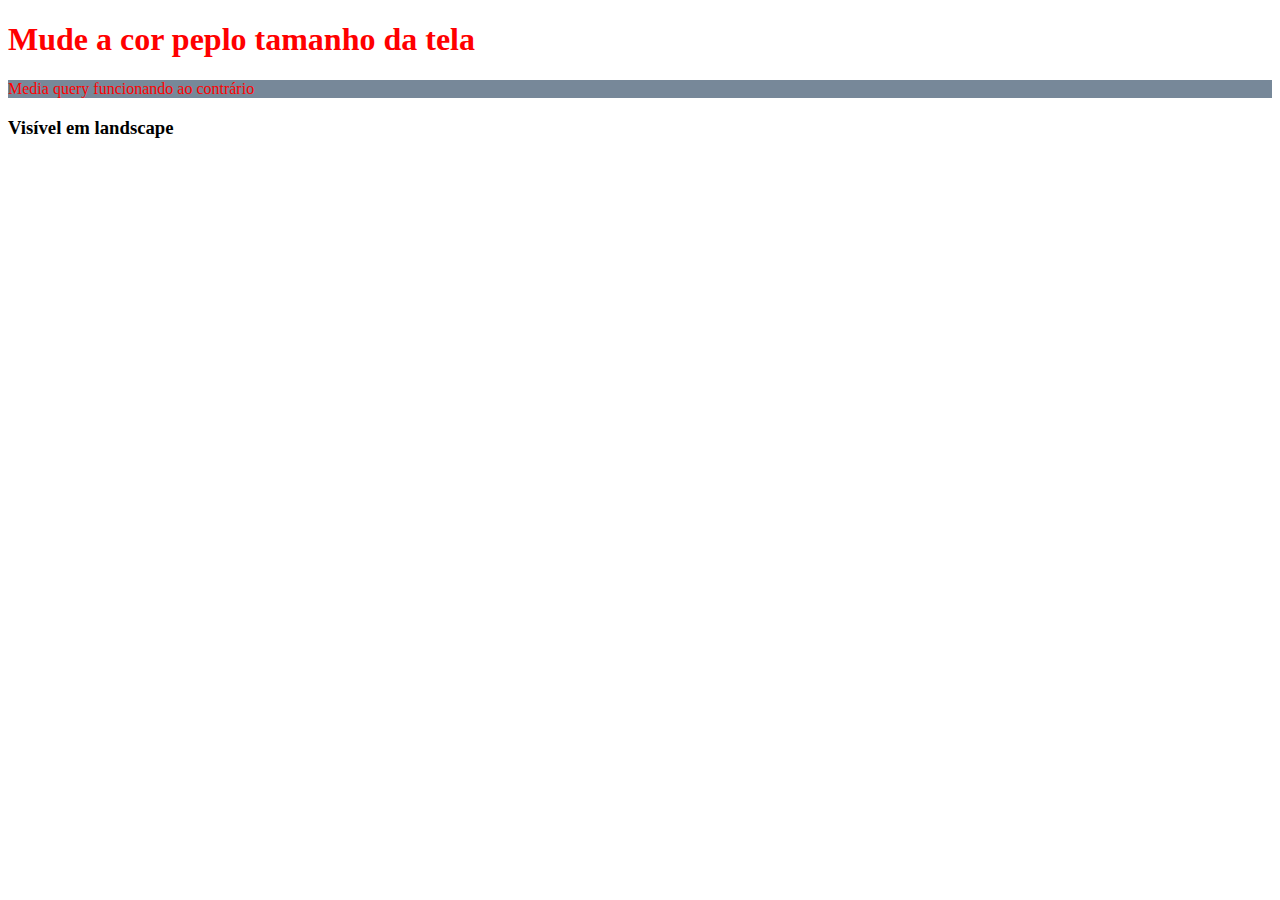
<file: Seção7_Responsividade/index.html>
<!DOCTYPE html>
<html lang="pt-br">
<head>
    <meta charset="UTF-8">
    <!-- 1  - meta tag de responsividade -->
    <meta name="viewport" content="width=device-width, initial-scale=1.0">
    <title>Responsividade</title>
    <link rel="stylesheet" href="css/style.css">
</head>
<body>
    <!-- 2 - Media query -->
    <h1>Mude a cor peplo tamanho da tela</h1>

    <!-- 3 - min width -->
    <p>Media query funcionando ao contrário</p>

    <!-- 4 - landscape -->
    <h3>Visível em landscape</h3>
</body>
</html>
</file>
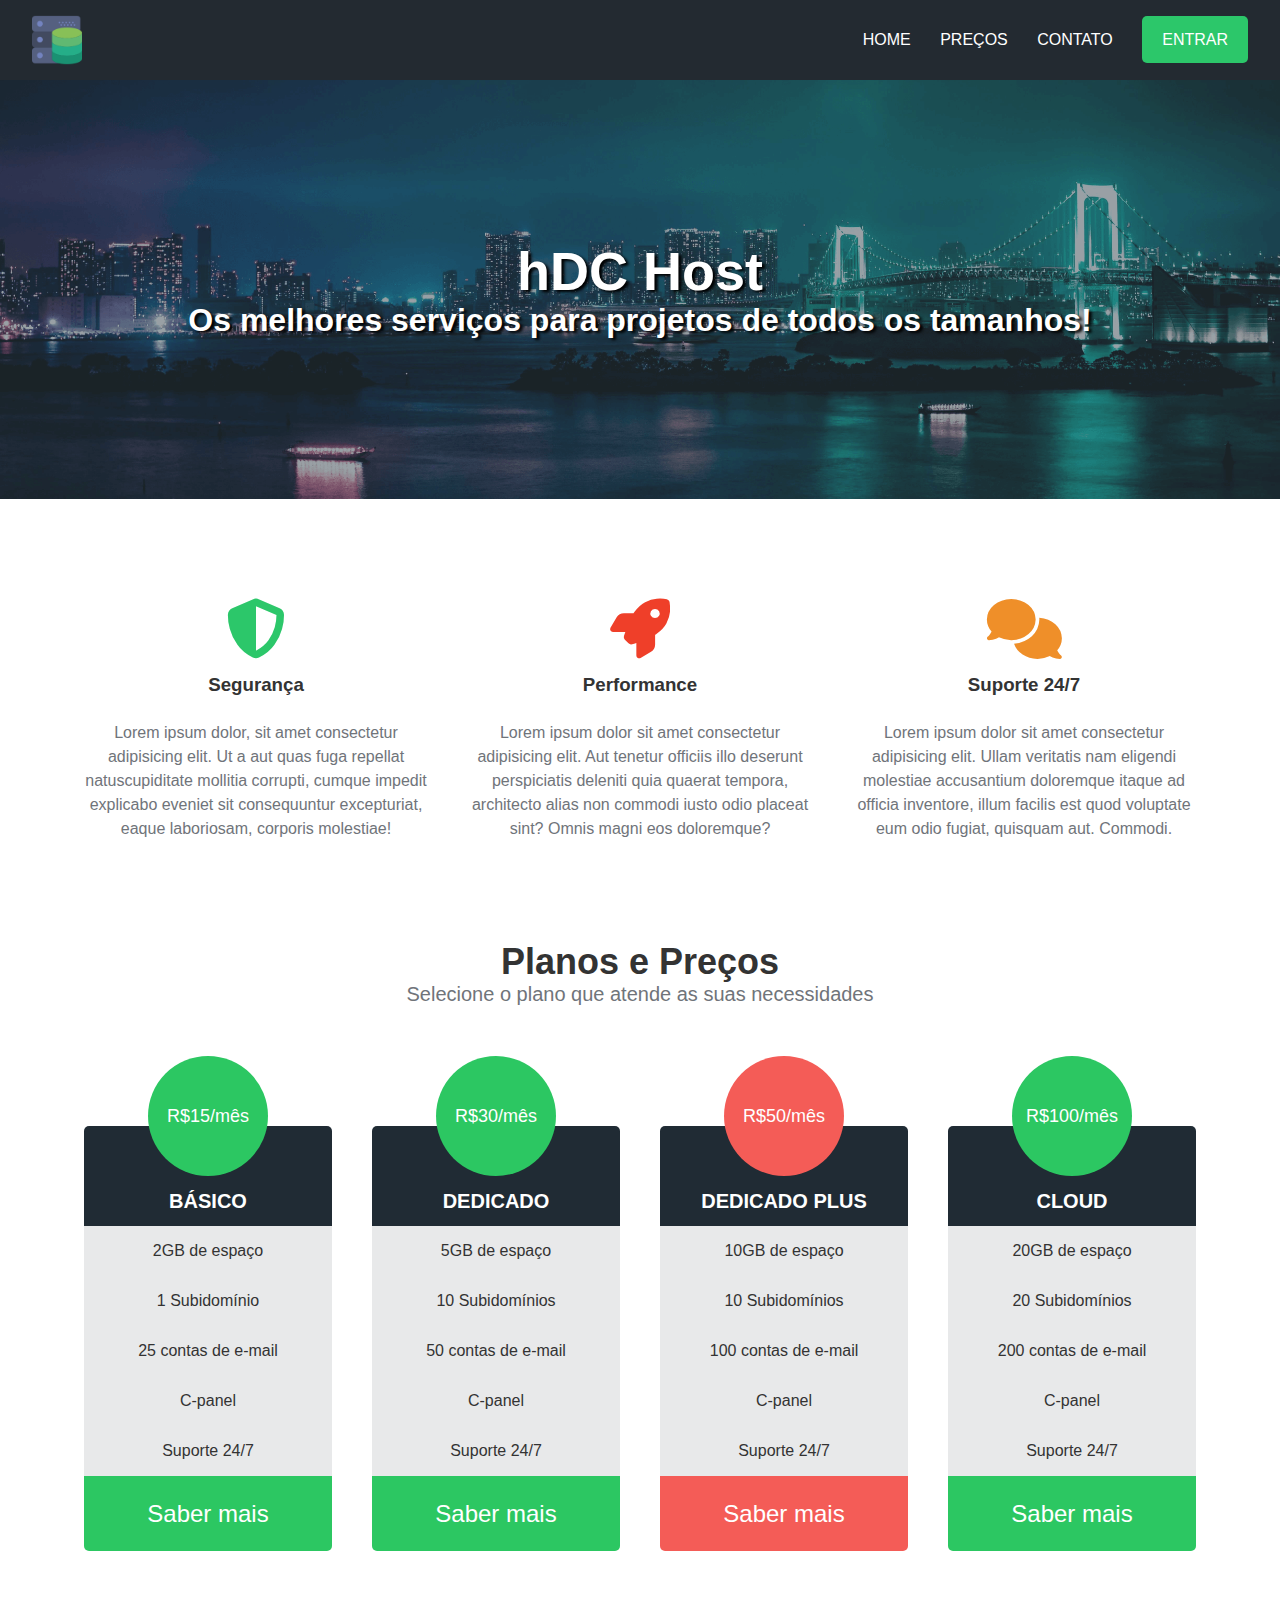
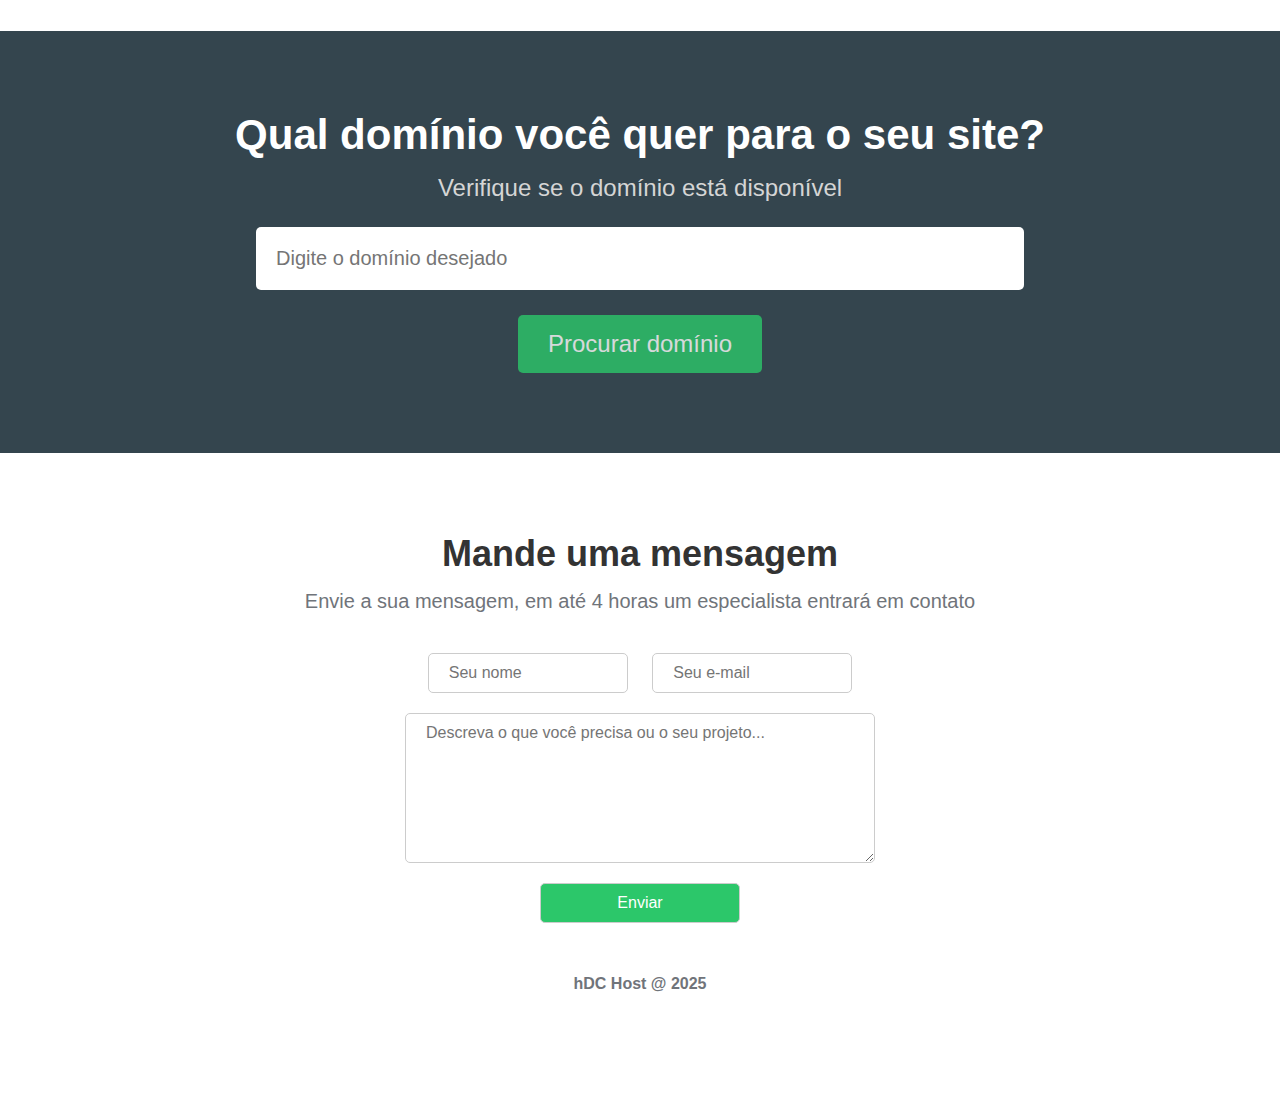
<file: Seção8_Projeto_HDC_Host/index.html>
<!DOCTYPE html>
<html lang="pt-br">

<head>
    <meta charset="UTF-8">
    <meta name="viewport" content="width=device-width, initial-scale=1.0">
    <title>hDC Host</title>
    <!-- Ícones de uma biblioteca-->
    <link rel="stylesheet" href="https://cdnjs.cloudflare.com/ajax/libs/font-awesome/6.7.2/css/all.min.css"
        integrity="sha512-Evv84Mr4kqVGRNSgIGL/F/aIDqQb7xQ2vcrdIwxfjThSH8CSR7PBEakCr51Ck+w+/U6swU2Im1vVX0SVk9ABhg=="
        crossorigin="anonymous" referrerpolicy="no-referrer" />
    <link rel="stylesheet" href="css/style.css">
</head>

<body>
    <div class="container">
        <div class="navbar-container">
            <nav>
                <a href="#">
                    <img src="img/hdchostlogo.png" alt="hDC Host" class="logo">
                </a>
                <ul class="navbar-items">
                    <li>
                        <a href="#">Home</a>
                    </li>
                    <li>
                        <a href="#">Preços</a>
                    </li>
                    <li>
                        <a href="#">Contato</a>
                    </li>
                    <li>
                        <a href="#" class="default-btn">Entrar</a>
                    </li>
                </ul>
            </nav>
        </div>
        <main> <!-- Serve para identificar o conteúdo principal da página-->
            <div class="main-banner">
                <h1>hDC Host</h1>
                <p>Os melhores serviços para projetos de todos os tamanhos!</p>
            </div>
            <section class="services-container">
                <ul>
                    <li>
                        <i class="fas fa-shield-alt"></i>
                        <h3>Segurança</h3>
                        <p>Lorem ipsum dolor, sit amet consectetur adipisicing elit. Ut a aut quas fuga repellat natuscupiditate mollitia corrupti, cumque impedit explicabo eveniet sit consequuntur excepturiat, eaque laboriosam, corporis molestiae!</p>
                    </li>
                    <li>
                        <i class="fas fas fa-rocket"></i>
                        <h3>Performance</h3>
                        <p>Lorem ipsum dolor sit amet consectetur adipisicing elit. Aut tenetur officiis illo deserunt perspiciatis deleniti quia quaerat tempora, architecto alias non commodi iusto odio placeat sint? Omnis magni eos doloremque?</p>
                    </li>
                    <li>
                        <i class="fas fa-comments"></i>
                        <h3>Suporte 24/7</h3>
                        <p>Lorem ipsum dolor sit amet consectetur adipisicing elit. Ullam veritatis nam eligendi molestiae accusantium doloremque itaque ad officia inventore, illum facilis est quod voluptate eum odio fugiat, quisquam aut. Commodi.</p>
                    </li>
                </ul>
            </section>
            <section class="pricing-container">
                <h2>Planos e Preços</h2>
                <p>Selecione o plano que atende as suas necessidades</p>
                <div class="plans-container">
                    <div class="plan">
                        <ul>
                            <li class="price">R$15/mês</li>
                            <li class="plan-name">Básico</li>
                            <li>2GB de espaço</li>
                            <li>1 Subidomínio</li>
                            <li>25 contas de e-mail</li>
                            <li>C-panel</li>
                            <li>Suporte 24/7</li>
                            <li class="plan-btn">Saber mais</li>
                        </ul>
                    </div>
                    <div class="plan">
                        <ul>
                            <li class="price">R$30/mês</li>
                            <li class="plan-name">Dedicado</li>
                            <li>5GB de espaço</li>
                            <li>10 Subidomínios</li>
                            <li>50 contas de e-mail</li>
                            <li>C-panel</li>
                            <li>Suporte 24/7</li>
                            <li class="plan-btn">Saber mais</li>
                        </ul>
                    </div>
                    <div class="plan">
                        <ul>
                            <li class="price recommended">R$50/mês</li>
                            <li class="plan-name">Dedicado Plus</li>
                            <li>10GB de espaço</li>
                            <li>10 Subidomínios</li>
                            <li>100 contas de e-mail</li>
                            <li>C-panel</li>
                            <li>Suporte 24/7</li>
                            <li class="plan-btn recommended">Saber mais</li>
                        </ul>
                    </div>
                    <div class="plan">
                        <ul>
                            <li class="price">R$100/mês</li>
                            <li class="plan-name">Cloud</li>
                            <li>20GB de espaço</li>
                            <li>20 Subidomínios</li>
                            <li>200 contas de e-mail</li>
                            <li>C-panel</li>
                            <li>Suporte 24/7</li>
                            <li class="plan-btn">Saber mais</li>
                        </ul>
                    </div>
                </div>
            </section>
            <section class="searchdomain-container">
                <h2>Qual domínio você quer para o seu site?</h2>
                <p>Verifique se o domínio está disponível</p>
                <form>
                    <input 
                        type="text" 
                        name="domain" 
                        id="domain" 
                        placeholder="Digite o domínio desejado"
                    >
                    <input type="submit" value="Procurar domínio">
                </form>
            </section>
            <section class="contact-container">
                <h2>Mande uma mensagem</h2>
                <p>Envie a sua mensagem, em até 4 horas um especialista entrará em contato</p>
                <form>
                    <input 
                        type="text" 
                        name="name" 
                        id="name" 
                        placeholder="Seu nome"
                    />
                    <input 
                        type="email" 
                        name="email" 
                        id="email" 
                        placeholder="Seu e-mail"
                    />
                    <textarea 
                        name="message" 
                        id="message" 
                        placeholder="Descreva o que você precisa ou o seu projeto..."
                    ></textarea>
                    <input type="submit" value="Enviar">
                </form>
            </section>
        </main>
        <footer>
            <p>hDC Host @ 2025</p>
        </footer>
    </div>
</body>

</html>
</file>
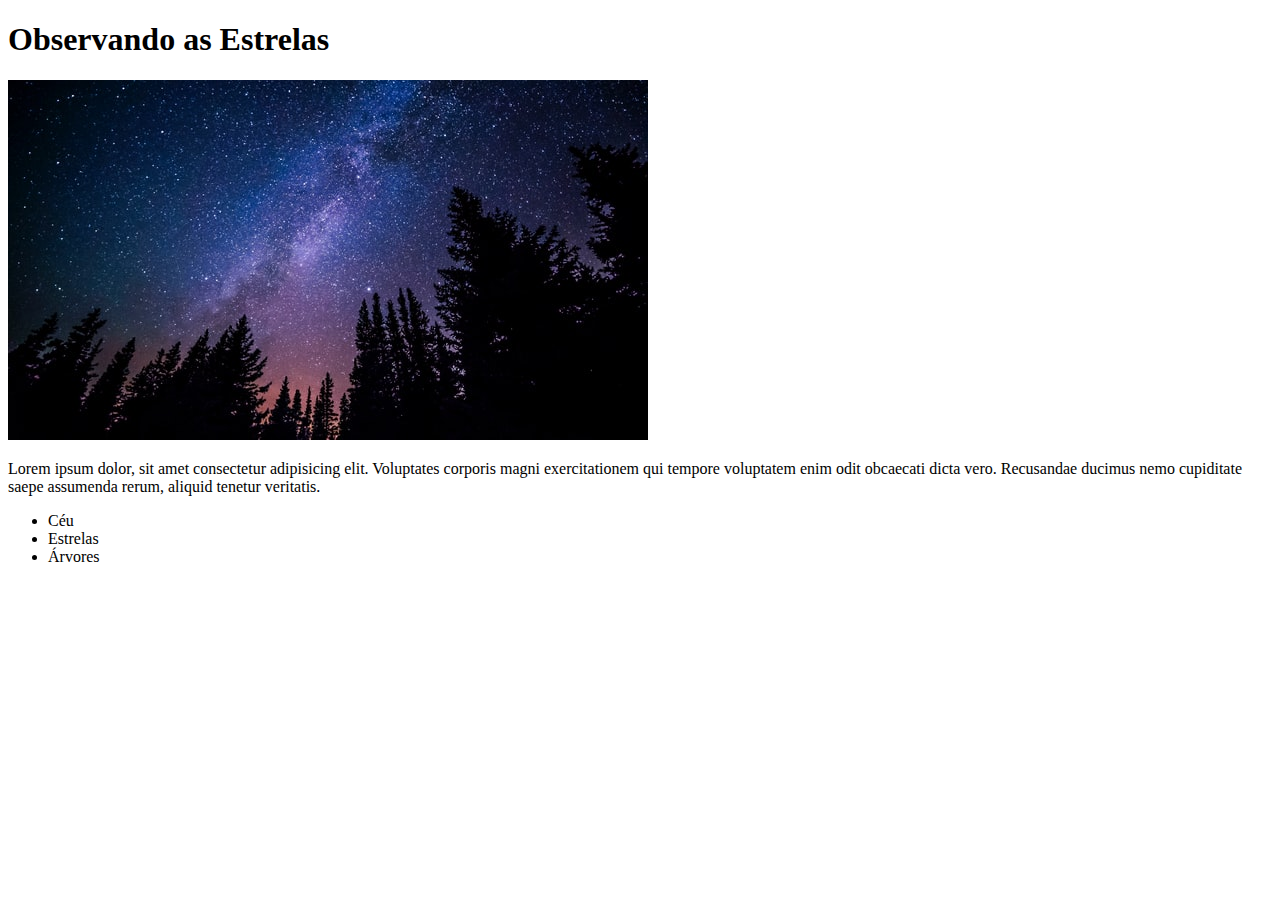
<file: Seção2_HTML/desafio.html>
<!DOCTYPE html>
<html lang="pt-br">
<head>
    <meta charset="UTF-8">
    <meta name="viewport" content="width=device-width, initial-scale=1.0">
    <title>Desafio 1 - Hora De Codar</title>
</head>
<body>
    <h1>Observando as Estrelas</h1>
    <img src="imagens/nature.jpg" alt="Imagem do céu estrelado">
    <p>Lorem ipsum dolor, sit amet consectetur adipisicing elit. Voluptates corporis magni exercitationem qui tempore voluptatem enim odit obcaecati dicta vero. Recusandae ducimus nemo cupiditate saepe assumenda rerum, aliquid tenetur veritatis.</p>
    <ul>
        <li>Céu</li>
        <li>Estrelas</li>
        <li>Árvores</li>
    </ul>
</body>
</html>
</file>
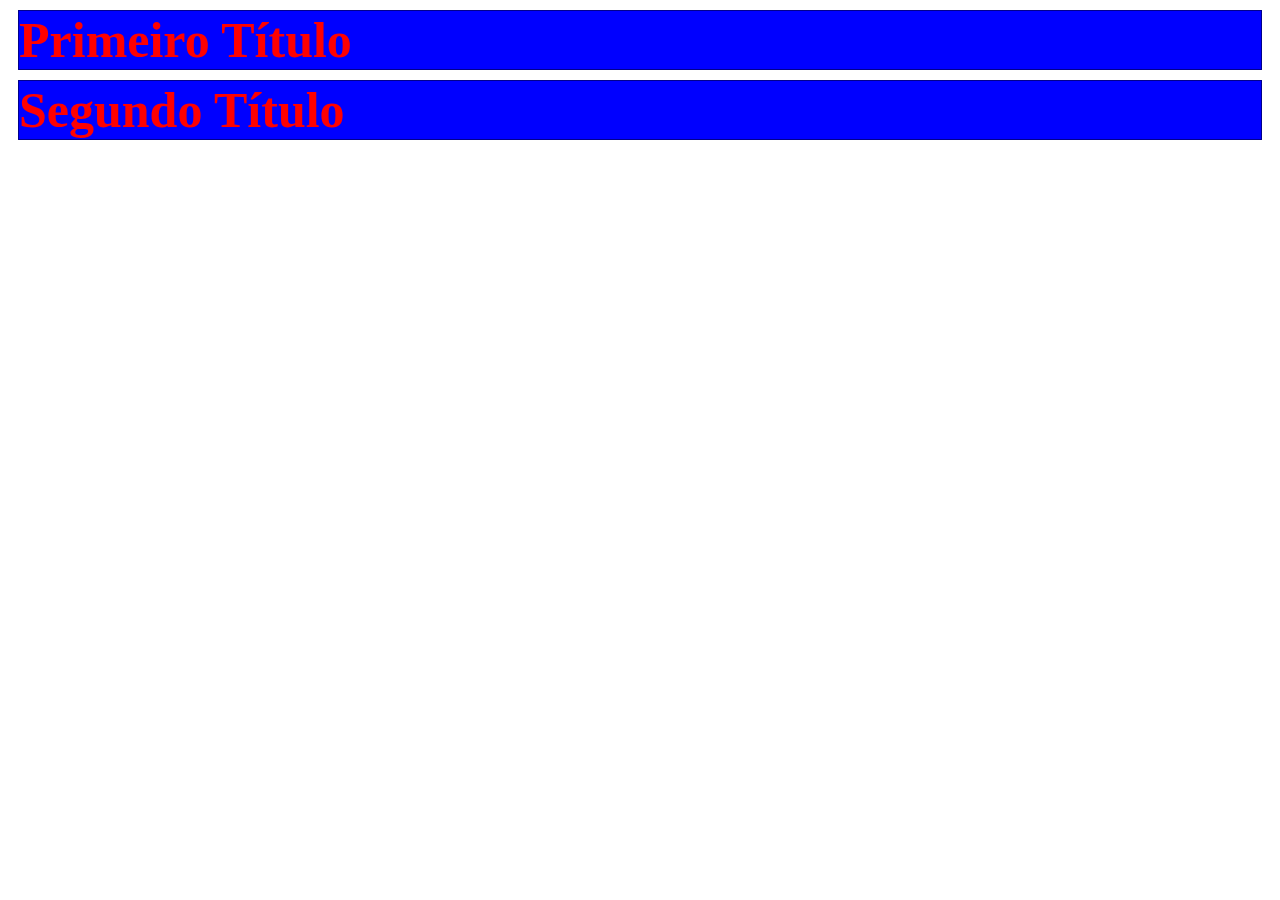
<file: Seção3_CSS/desafio.html>
<!DOCTYPE html>
<html lang="pt-br">
<head>
    <meta charset="UTF-8">
    <meta name="viewport" content="width=device-width, initial-scale=1.0">
    <title>Desafio - CSS</title>
    <link rel="stylesheet" href="titles.css">
</head>
<body>
    <h4>Primeiro Título</h4>
    <h4>Segundo Título</h4>
</body>
</html>
</file>
<file: Seção3_CSS/css/style.css>
/* 4 - Estilização Externa */
body{
    padding-bottom: 500px;
    text-align: justify;
}

h3{
    color: green;
}

/* p{
    color: blueviolet;
    font-size: 30px;
} */

/* 8 - Classes*/
.paragraph{
    background-color: #000;
    color: aquamarine;
    padding: 5px;
}

/* 9 - IDs */
#exclusive-title{
    background-color: purple;
    color: yellow;
    padding: 10px;
}

/* 10 - Ordem das coisas */
h2{
    border-bottom: 2px solid red;
}

.titulo{
    border-bottom: 3px solid blue;
}

#outro-titulo{
    border-bottom: 4px solid green;
}

/* 12 - nome de cor */
.color-name{
    color: crimson;
}

.hex{
    color: #55A398;
}

.hex_2{
    color: #76C474;
}

/* 13 - Mais sobre cor Hexadecimal */
.simple_hex{
    color: #123;
}

.simple_hex_2{
    color: #5A1;
}

/* 14 - Cor RGB */
.rgb{
    color: rgb(255, 00, 00);
}

.mixed_rgb{
    color: rgb(120, 68, 216);
}

/* 15 - Cor RGBa */
.rgba{
    color: rgba(100, 199, 45, 0.3);
}

.mixed_rgba{
    color: rgba(100, 199, 45, 1);
}

/* 16 - Cor HSL */
.hsl{
    color: hsl(250, 59%, 61%);
}

.mixed_hsl{
    color: hsl(120, 90%, 50%);
}

/* 17 - Background-color */
.bg{
    background-color: #000;
    color: rgb(255, 255, 0);
}

.bg_2{
    background-color: rgb(200, 20, 40);
    color: rgb(0, 234, 255);
}

/* 18 - Opacidade background*/
.bg_opacity{
    background-color: green;
    opacity: 0.2;
}

.bg_opacity_2{
    background-color: #999;
    color: #000;
    opacity: 0.8;
}

/* 19 - RGBA Opacidade */
.rgba_opacity{
    background-color: rgba(90, 120, 20, 0.2);
    color: #000;
}

/* 20 - Background Image */
.bg_image{
    background-image: url(../img/nature.jpg);
    padding: 10px;
    margin: 20px 0px;
    color: #fff;
}

/* 21 - Centralizando bg image */
.not_centered_bg, .centered_bg{
    height: 400px;
    width: 400px;
    background-image: url(../img/bridge.jpg);
}

.centered_bg{
    background-position: center;
    background-size: cover;
}

/* 22 - largura e altura */
.height_width{
    height: 200px;
    width: 100px;
    background-color: red;
}

.height_width_2{
    height: 300px;
    background-color: #333;
    margin-bottom: 10px;
}

/* 23 - Padding */
.without_padding{
    background-color: #111;
    color: #fff;
}

.padding{
    background-color: #222;
    color: #fff;
    padding: 20px;
}

/*  24 - Padding Individual*/
.padding_individual{
    background-color: #232;
    color: #fff;
    padding-top: 5px;
    padding-left: 10px;
    padding-right: 20px;
    padding-bottom: 40px;
}

/* 25 - Shorthand padding */
.shorthand_padding{
    background-color: #444;
    color: #fff;
    padding: 6px 12px 18px 24px;
}

.shorthand_padding_2{
    background-color: #888;
    color: #fff;
    padding: 10px 20px;
}

/* 26 - Padding com width */
.without_border-box{
    background-color: #444;
    color: #fff;
    width: 400px;
    padding: 50px;
}

.border-box{
    background-color: #666;
    color: #fff;
    width: 400px;
    padding: 50px;
    box-sizing: border-box;
}

.border-box strong{
    color: #000;
    font-weight: normal;
}

/* 27 -Border */
.border{
    border: 5px solid red;
    padding: 10px;
    margin: 10px 0px;
}

.border_2{
    border: 5px dotted #931;
    padding: 25px;
}

/* 28 - Borda Individual */
.border-left{
    border-left: 3px solid red;
    background-color: #222;
    color: #fff;
    padding: 25px;
}

.border-bottom{
    border-bottom: 10px double #399;
    background-color: #222;
    color: #fff;
    padding: 20px;
}

/* 29 - Borda arredondada */
.rounded_p{
    border: 4px solid blue;
    background-color: #000;
    color: blue;
    padding: 15px;
    margin: 5px;
    border-radius: 15px;
}

.rounded_p_2{
    background-color: #000;
    color: blue;
    padding: 15px;
    margin: 5px;
    border-radius: 25px;
}

/* 30 - Margin */
.margin{
    margin: 10px;
    background-color: #222;
    color: #fff;
}

.margin-top{
    margin-top: 50px;
    background-color: #444;
    color: #fff;
    padding: 10px;
}

.margin-shorthand{
    background-color: #777;
    color: #fff;
    margin: 5px 10px 15px 20px;
}

/* 31 - Box model */
.box-model{
    margin: 20px;
    padding: 15px 25px;
    border: 3px solid #845;
    border-radius: 7px;
    width: 200px;
    height: 400px;
}

/* 32 - Desafio 3 */
.desafio_box-model{
    background-color: #123;
    margin: 10px;
    padding: 10px;
    border: 5px solid #55A398;
    border-radius: 5px;
    outline: 5px solid #2fc92a;
}

#titulo_desafio{
    background-color: #333;
    color: #fff;
    border: none;
    font-weight: normal;
}

/* 33 - Text align */
.text-aligned{
    text-align: center;
}

.container-center{
    text-align: center;
    width: 300px;
    border: 1px solid red;
}

/* 34 - Text decoration */
.underline{
    text-decoration: underline;
}

.line-trough{
    text-decoration: line-through;
}

.remove-underline{
    text-decoration: none;
    color: red;
}

/* 35 - Transformação de texto */
.upper{
    text-transform: uppercase;
}

.lower{
    text-transform: lowercase;
}

/* 36 - Espaçamento de texto */
.spacing{
    letter-spacing: 5px;
}

/* 37 - Fontes */
.serif{
    font-family: Georgia;
}

.sans-serif{
    font-family: Helvetica;
}

.monospace{
    font-family:"Courier New";
}

.cursive{
    font-family: cursive;
}

.fantasy{
    font-family: fantasy;
}

/* 38 - font style */
.italic{
    font-style: italic;
}

.oblique{
    font-style: oblique;
}

/* 39 - Font weight */
.thin, .bold, .bolder{
    font-family: Helvetica;
}

.thin{
    font-weight: 100;
}

.bold{
    font-weight: 600;
}

.bolder{
    font-weight: 900;
}

/* 40 - Font size */
.small{
    font-size: 6px;
}

.big{
    font-size: 78px;
}

/* 41 - Display */
.inline-box{
    width: 50px;
    height: 50px;
    background-color: #4f8;
    margin: 10px;
    text-align: center;
    border: 2px solid #2fc92a;
    display: inline-block;
}

.block{
    background-color: #333;
    color: #fff;
    margin: 10px;
    display: block;
}

/* 42 - Escondendo elementos */
.invisible{
    display: none;
}

/* 43 - Position Static */
.static{
    position: static;
    background-color: #391;
    width: 500px;
    height: 350px;
    margin: 10px 0px;
}

.p-static{
    color: #fff;
    padding: 10px;
    margin: 20px;
}

/* 44 - Position Relative */
.relative{
    position: relative;
    background-color: #224;
    width: 500px;
    height: 300px;
    top: 100px;
    left: 40px;
}

.p-relative{
    color: #fff;
    padding: 10px;
    margin: 20px;
    text-align: left;
}

/* 45 - Position Absolute */
.absolute{
    position: absolute;
    background-color: #964;
    width: 500px;
    height: 500px;
    top: 2px;
    right: 2px;
}

.p-absolute{
    color: #fff;
    padding: 10px;
    margin: 20px;
}

/* 46 - Relative com Absolute */
.relative-container{
    width: 300px;
    height: 300px;
    border: 1px solid red;
    margin-top: 120px;
    position: relative;
}

.absolute-1, .absolute-2{
    width: 50px;
    height: 50px;
    background-color: #422;
    position: absolute;
}

.absolute-1{
    top: 10px;
    left: 10px;
}

.absolute-2{
    bottom: 10px;
    right: 10px;
}

.paragrafo-absolute{
    font-size: 24px;
}

/* 47 - Position Fixed */
.fixed{
    width: 400px;
    height: 250px;
    background-color: #851;
    border: 1px solid blue;
    position: fixed;
    top: 50px;
    right: 100px;
}

.p-fixed{
    color: #fff;
    padding: 10px;
    margin: 20px;
}

/* 48 - Position Sticky */
.sticky{
    width: 400px;
    height: 350px;
    background-color: #994;
    border: 1px solid green;
    position: sticky;
    top: 10px;
}

/* 49 - z-index */
.absolute-3, .absolute-4, .absolute-5{
    width: 50px;
    height: 50px;
    background-color: #123;
    position: absolute;
}

.absolute-3{
    top: 0;
    left: 0;
    z-index: 3;
}

.absolute-4{
    top: 10px;
    left: 10px;
    background-color: #246;
    z-index: 2;
}

.absolute-5{
    top: 40px;
    left: 40px;
    background-color: #453;
    z-index: 1;
}
</file>
<file: Seção3_CSS/css/list.css>
ul{
    border: 1px solid blue;
    padding: 10px;
}

li{
    color: darkblue;
    list-style-position: inside;
}
</file>
<file: Seção4_Projeto_TheOffspring/css/style.css>
@charset "UTF-8";

html{
    font-family: Helvetica;
    background-color: #ddd;
}

.container{
    max-width: 1100px;
    background-color: #fff;
    position: relative;
    margin: 50px auto;
    padding: 20px 50px;
}

.bold{
    font-weight: bold;
}

/* Header */
.header{
    text-align: center;
}

.main-title{
    font-size: 40px;
}

.main-paragraph{
    font-style: italic;
}

/* Imagem destaque */
.featured-image{
    text-align: center;
    margin-top: 30px;
}

/* Biografia */
.biography-container{
    padding: 25px 0;
    margin: 25px 0;
    border-top: 1px dashed #ddd;
    border-bottom: 1px dashed #ddd;
}

/* Quotes */
.quotes-container{
    background-color: #ddd;
    margin: 40px;
    padding: 30px;
}

.quotes-container blockquote{
    font-weight: bold;
    font-size: 30px;
}

.quotes-container p{
    font-style: italic;
}

/* Curiosidades */
.curiosities-container{
    padding: 25px 0;
    margin: 25px 0;
    border-top: 1px dashed #ddd;
    border-bottom: 1px dashed #ddd;
    line-height: 2.5em;
}

/* Imagem de destaque */
.featured-image{
    margin: 15px 0;
    padding-top: 10px;
}

/* Imagem bold */
.img-bold{
    font-weight: bold;
    text-align: center;
    margin: 15px 0;
    padding: 10px 0;
    border-top: 1px dashed #ddd;
    border-bottom: 1px dashed #ddd;
}

.img-bold figcaption, .featured-image figcaption{
    padding: 20px 0;
}

/* Mais informações */
.moreinfo-container a{
    color: #000;
    text-decoration: none;
    font-weight: bold;
}

.moreinfo-container a:hover{
    font-size: 18px;
    text-decoration: underline;
    transition: 0.5s;
}
</file>
<file: Seção5_Formulario/css/style.css>
@charset "UTF-8";

body{
    padding-bottom: 500px;
}

div{
    margin-bottom: 10px;
}

div input, div label{
    display: block;
}

.radio label, 
.radio input, 
.radio span{
    display: inline-block;
}
</file>
<file: Seção7_Responsividade/css/style.css>
/* 2 - Media query */
h1{
    color: red;
}

@media screen and (max-width: 700px){
    h1{
        color: blue;
    }
}

/* 3 - min-width */

p{
    background-color: red;
    color: #000;
}

@media screen and (min-width: 800px){
    p{
        background-color: #789;
        color: red;
    }
}

/* 4 - landscape */
h3{
    display: none;
}

@media screen and (orientation: landscape){
    h3{
        display: block;
    }
}
</file>
<file: Seção8_Projeto_HDC_Host/css/style.css>
/* Geral */
*{
    margin: 0;
    padding: 0;
    font-family: Helvetica;
    box-sizing: border-box;
}

h1, h2, h3{
    color: #333;
}

p{
    color: #70747a;
}

/* Navbar */
.navbar-container{
    width: 100%;
    height: 80px;
    background-color: #232a31;
    padding: 0 2rem;
}

nav{
    position: relative;
}

.logo{
    width: 50px;
    margin-top: 15px;
}

.navbar-items{
    position: absolute;
    right: 0;
    height: 80px;
    line-height: 80px;
    margin: 0;
    display: inline-block;
}

.navbar-items li{
    display: inline-block;
    text-transform: uppercase;
    margin-left: 25px;
}

.navbar-items a{
    color: #fff;
    text-decoration: none;
    transition: 0.5s;
}

.navbar-items a:hover{
    color: #ccc;
}

.default-btn{
    padding: 15px 20px;
    background-color: #2cc76a;
    border-radius: 5px; 
}

.navbar-items .default-btn:hover{
    background-color: #22bb5f;
    color: #fff;
}

/* main banner */
.main-banner{
    background-image: url("../img/mainbanner.png");
    background-size: cover;
    background-position: center;
    padding: 10rem 0;
}

.main-banner h1, 
.main-banner p{
    color: #fff;
    text-align: center;
    font-weight: bold;
    text-shadow: #000 3px 2px 3px;
}

.main-banner h1{
    font-size: 54px;
}

.main-banner p{
    font-size: 32px;
}

/* services */
.services-container{
    padding: 5em 0;
}

.services-container ul{
    display: flex;
    width: 90%;
    margin: 0 auto;
}

.services-container li{
    flex: 1 1 200px; /*  grow (forma que ele vai crescer quando a página aumentar) shrink basis (largura base) */
    list-style: none;
    text-align: center;
    padding: 20px;
}

.fas{
    font-size: 60px;
    margin-bottom: 15px;
}

.fa-shield-alt{
    color: #2cc76a;
}

.fa-rocket{
    color: #ef3f29;
}

.fa-comments{
    color: #ef8f29;
}

.services-container h3{
    margin-bottom: 25px;
}

.services-container p{
    line-height: 24px;
}

/* prices and plans */
.pricing-container{
    padding-bottom: 5rem;
    text-align: center;
}

.pricing-container h2{
    font-size: 36px;
}

.pricing-container p{
    font-size: 20px;
}

.plans-container{
    display: flex;
    justify-content: space-between;
    width: 90%;
    margin: 50px auto 0;
}

.plan{
    flex: 1;
    max-width: 275px;
    margin: 0 20px;
}

.plan ul{
    padding: 0;
}

.plan li{
    list-style: none;
    height: 50px;
    line-height: 50px;
    background-color: #e8e9ea;
    color: #333;
}

.plan .price{
    width: 120px;
    height: 120px;
    border-radius: 50%;
    background-color: #2cc762;
    color: #fff;
    text-align: center;
    line-height: 120px;
    margin: 0 auto -50px;
    font-size: 18px;
    position: relative;
}

.plan .plan-name{
    text-transform: uppercase;
    font-size: 20px;
    font-weight: bold;
    color: #fff;
    background-color: #202b34;
    padding: 50px 0;
    border-radius: 5px 5px 0 0;
}

.plan .plan-btn{
    background-color: #2cc762;
    color: #fff;
    font-size: 24px;
    height: 75px;
    line-height: 75px;
    border-radius: 0 0 5px 5px;
    cursor: pointer;
}

.plan .recommended{
    background-color: #f45c57;
}

/* search domain */
.searchdomain-container{
    background-color: #34454e;
    text-align: center;
    padding: 5rem 0;
}

.searchdomain-container h2{
    color: #fff;
    font-size: 42px;
    margin-bottom: 15px;
}

.searchdomain-container p{
    color: #d5d5d5;
    font-size: 24px;
    margin-bottom: 25px;
}

.searchdomain-container input{
    display: block;
    border: none;
    border-radius: 5px;
    margin: 0 auto;
}

.searchdomain-container input[type="text"]{
    width: 60%;
    padding: 20px;
    font-size: 20px;
    margin-bottom: 25px;
}

.searchdomain-container input[type="submit"]{
    background-color: #2cc76a;
    padding: 15px 30px;
    color: #fff;
    font-size: 24px;
    cursor: pointer;
    opacity: .8;
}

.searchdomain-container input[type="submit"]:hover{
    opacity: 1;
}

/* contact form */
.contact-container{
    text-align: center;
    padding: 5rem 0 2rem 0;
}

.contact-container h2{
    font-size: 36px;
    margin-bottom: 15px;
}

.contact-container p{
    font-size: 20px;
    margin-bottom: 40px;
}

.contact-container input, 
.contact-container textarea{
    width: 200px;
    padding: 10px 20px;
    font-size: 16px;
    border-radius: 5px;
    border: 1px solid #ccc;
    margin: 0 10px 20px;
}

.contact-container textarea{
    display: block;
    margin: 0 auto 20px;
    width: 470px;
    height: 150px;
}

.contact-container input[type="submit"]{
    display: block;
    margin: 0 auto;
    background-color: #2cc76a;
    color: #fff;
    cursor: pointer;
}

/* footer */
footer{
    text-align: center;
    font-weight: bold;
    margin: 20px 0 100px;
}

/* responsividade */

/* small laptops a partir de 1100px */
@media (max-width: 1100px){
    .plans-container{
        width: 95%;
    }

    .plan{
        margin: 0 5px;
    }
}

/* tablet */
@media (max-width: 768px){
    .main-banner p{
        padding: 0 6rem;
    }

    .searchdomain-container{
        padding: 2rem 4rem;
    }
}

/* celular 576px */
@media (max-width: 576px){
    html, body{
        overflow-x: hidden;
    }

    .navbar-items li{
        font-size: 12px;
        margin-left: 10px;
    }

    .main-banner p{
        padding: 0 2rem;
    }

    .services-container ul{
        flex-direction: column;
    }

    .plans-container{
        flex-direction: column;
        width: 100%;
        padding: 0 2rem;
    }

    .plan{
        width: 100%;
        max-width: 100%;
        margin-bottom: 15px;
    }

    .searchdomain-container h2{
        font-size: 28px;
    }

    .searchdomain-container p{
        font-size: 16px;
    }

    .searchdomain-container input[type="text"]{
        width: 100%;
        font-size: 18px;
    }

    .searchdomain-container input[type="submit"]{
        font-size: 18px;
    }

    .contact-container{
        padding: 3rem 2rem;
    }

    .contact-container input, .contact-container textarea{
        width: 100%;
        margin: 10px 0;
    }
}
</file>
<file: Seção3_CSS/titles.css>
h4{
    background-color: blue;
    color: red;
    border: 1px solid darkblue;
    font-size: 50px;
    margin: 10px;
}
</file>
<file: Seção6_Form_Project/css/style.css>
@charset "UTF-8";

/* reset */
*{
    margin: 0;
    padding: 0;
    font-family: Arial, Helvetica, sans-serif;
}

body{
    background-color: #f0ebf8;
}

h1, h2, h3, h4, h5{
    color: #333;
}

p, label{
    color: #444;
}

input{
    border: none;
    border-bottom: 1px solid #ccc;
    padding: 10px 0;
}

/*ao colocar o colchete, especificamos qual tipo de input vai receber a personalização*/
input[type="text"],
input[type="number"],
input[type="date"],
input[type="file"],
textarea{
    width: 400px;
}

textarea{
    padding: 10px 5px;
}

/* page header */
.header{
    height: 160px;
    padding: 20px;
    background-color: #673ab7;
}

.header h3{
    color: #FFF;
    margin-top: 0;
}

/* form container */
.form-container{
    background-color: #fdfdfd;
    width: 60%;
    margin: 0 auto;
    position: relative;
    top: -62px;
}

/* form header */
.form-header{
    border-bottom: 1px solid #dfdfdf;
    height: 45px;
}

.form-header p{
    color: #673ab7;
    border-bottom: 2px solid #673ab7;
    width: 100px;
    text-align: center;
    margin: 0 auto;
    text-transform: uppercase;
    height: 45px;
    line-height: 45px;
}

/* form body */
.form-body{
    padding: 30px;
}

.form-title{
    margin-bottom: 15px;
}

.form-body p{
    margin-bottom: 20px;
}

.required-field{
    color: #d80835;
}

.box-input{
    margin-bottom: 35px;
}

.block{
    display: block;
}

.optional-box{
    display: inline-block;
    margin: 0 30px 30px 0;
}

.optional-list li{
    list-style: none;
    margin-bottom: 5px;
}

.box-input p{
    margin-bottom: 15px;
}

.btn-submit{
    background-color: #673ab7;
    color: #fff;
    border: 2px solid transparent;
    width: 150px;
    height: 50px;
    cursor: pointer;
    text-transform: uppercase;
    transition: 0.5s;
}

.btn-submit:hover{
    background-color: #fff;
    border-color:#673ab7;
    color: #673ab7;
}
</file>
